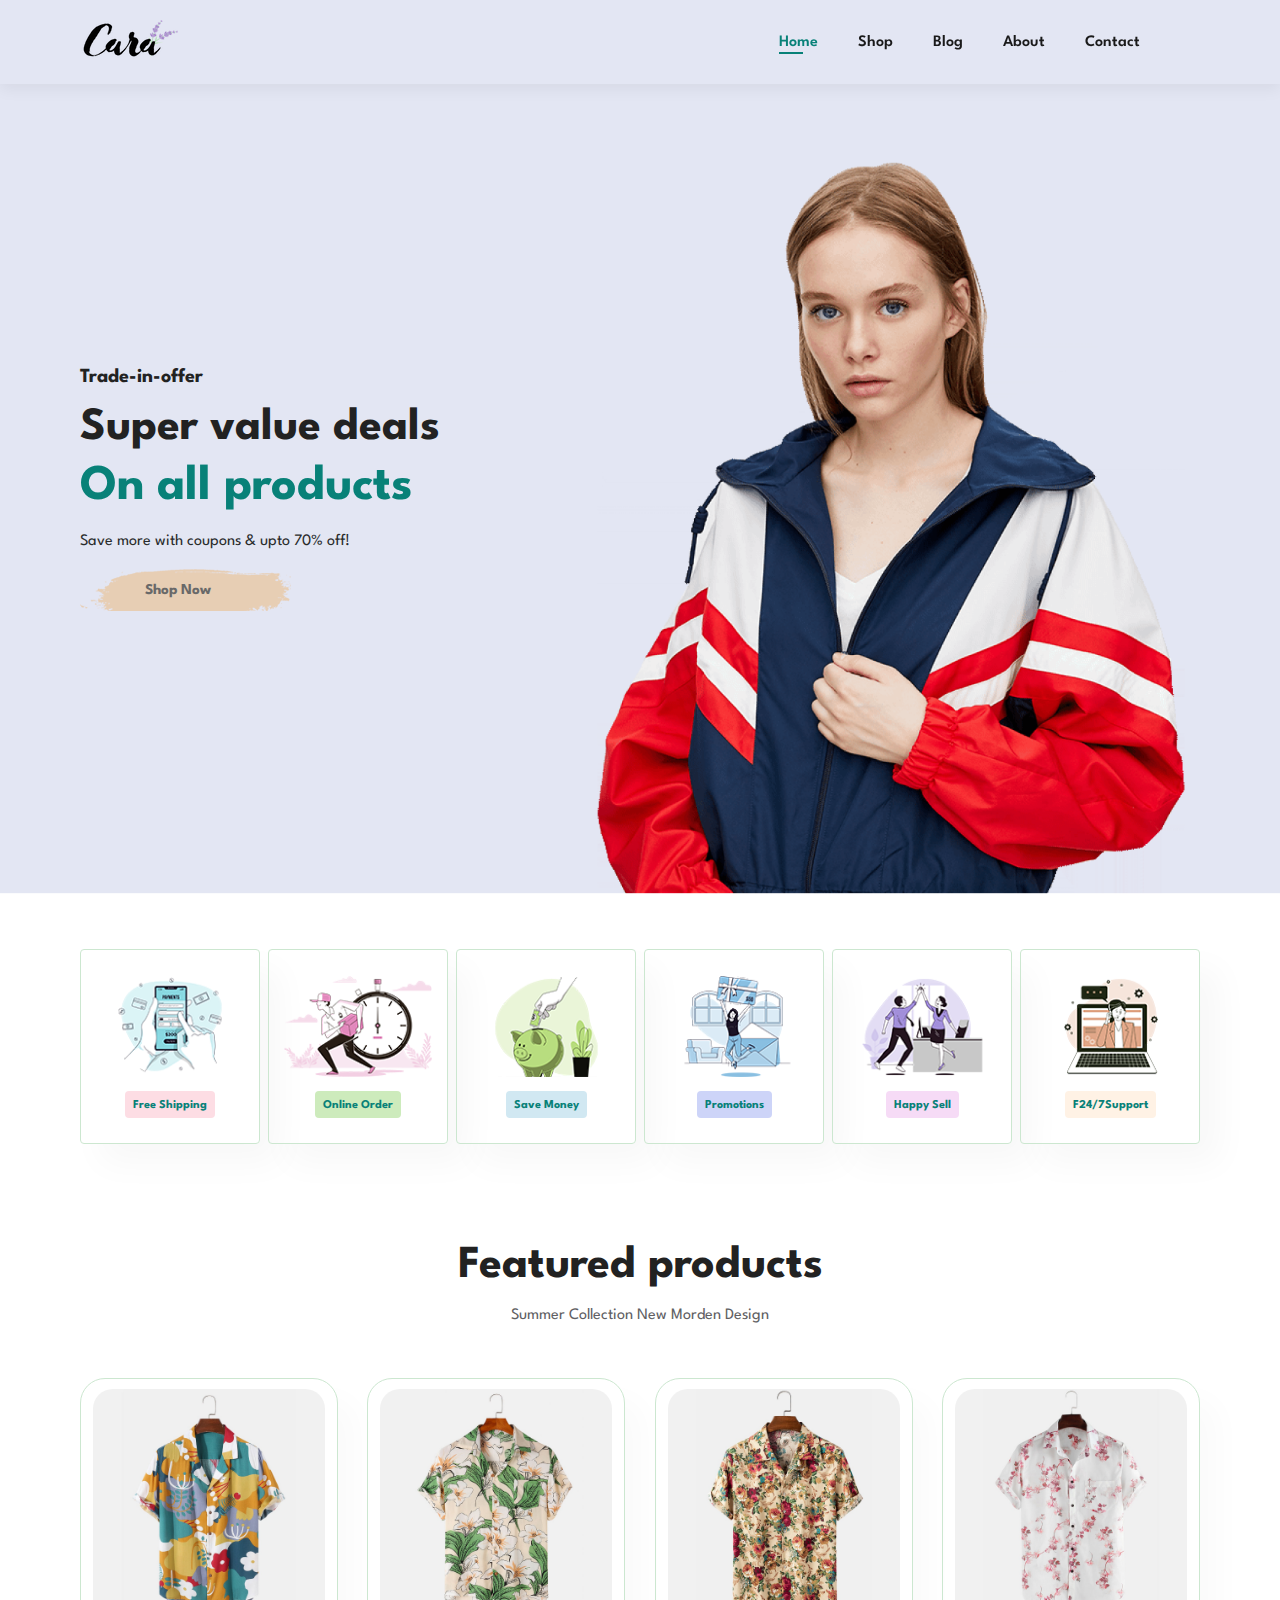
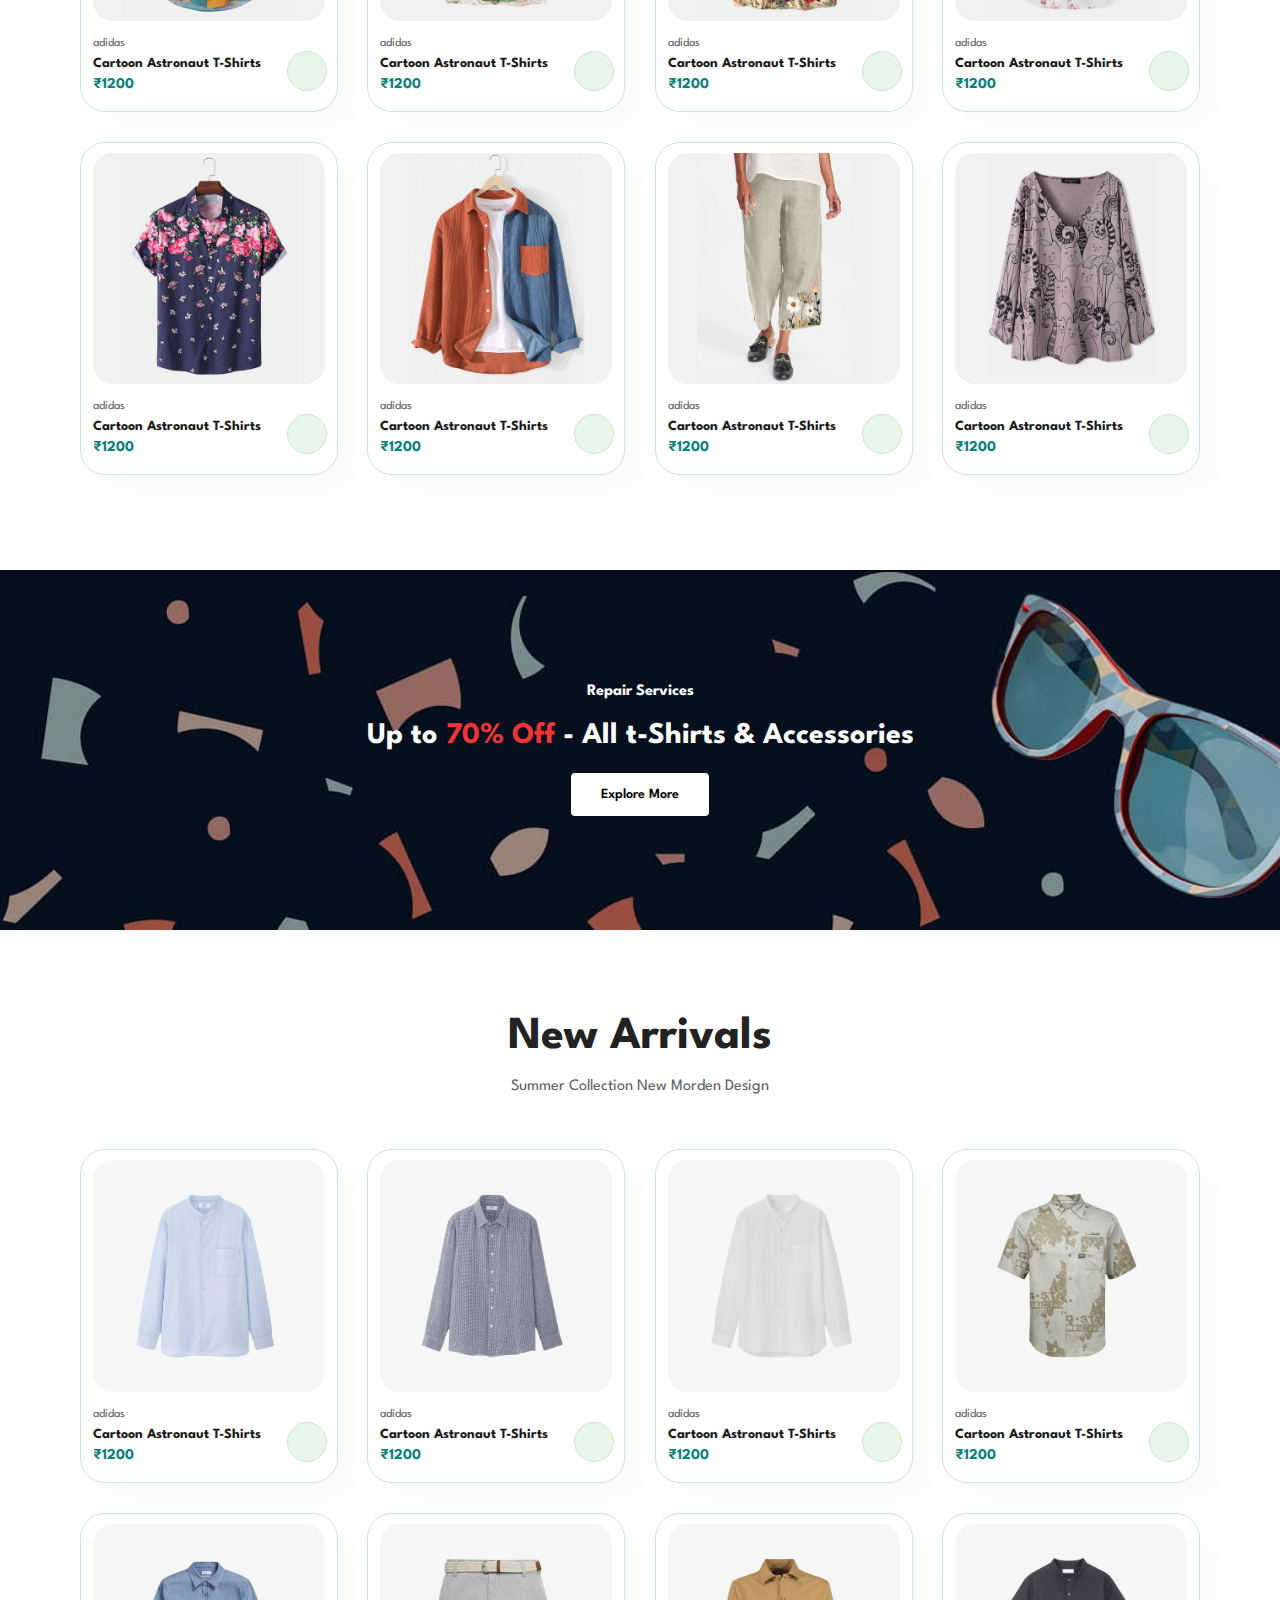
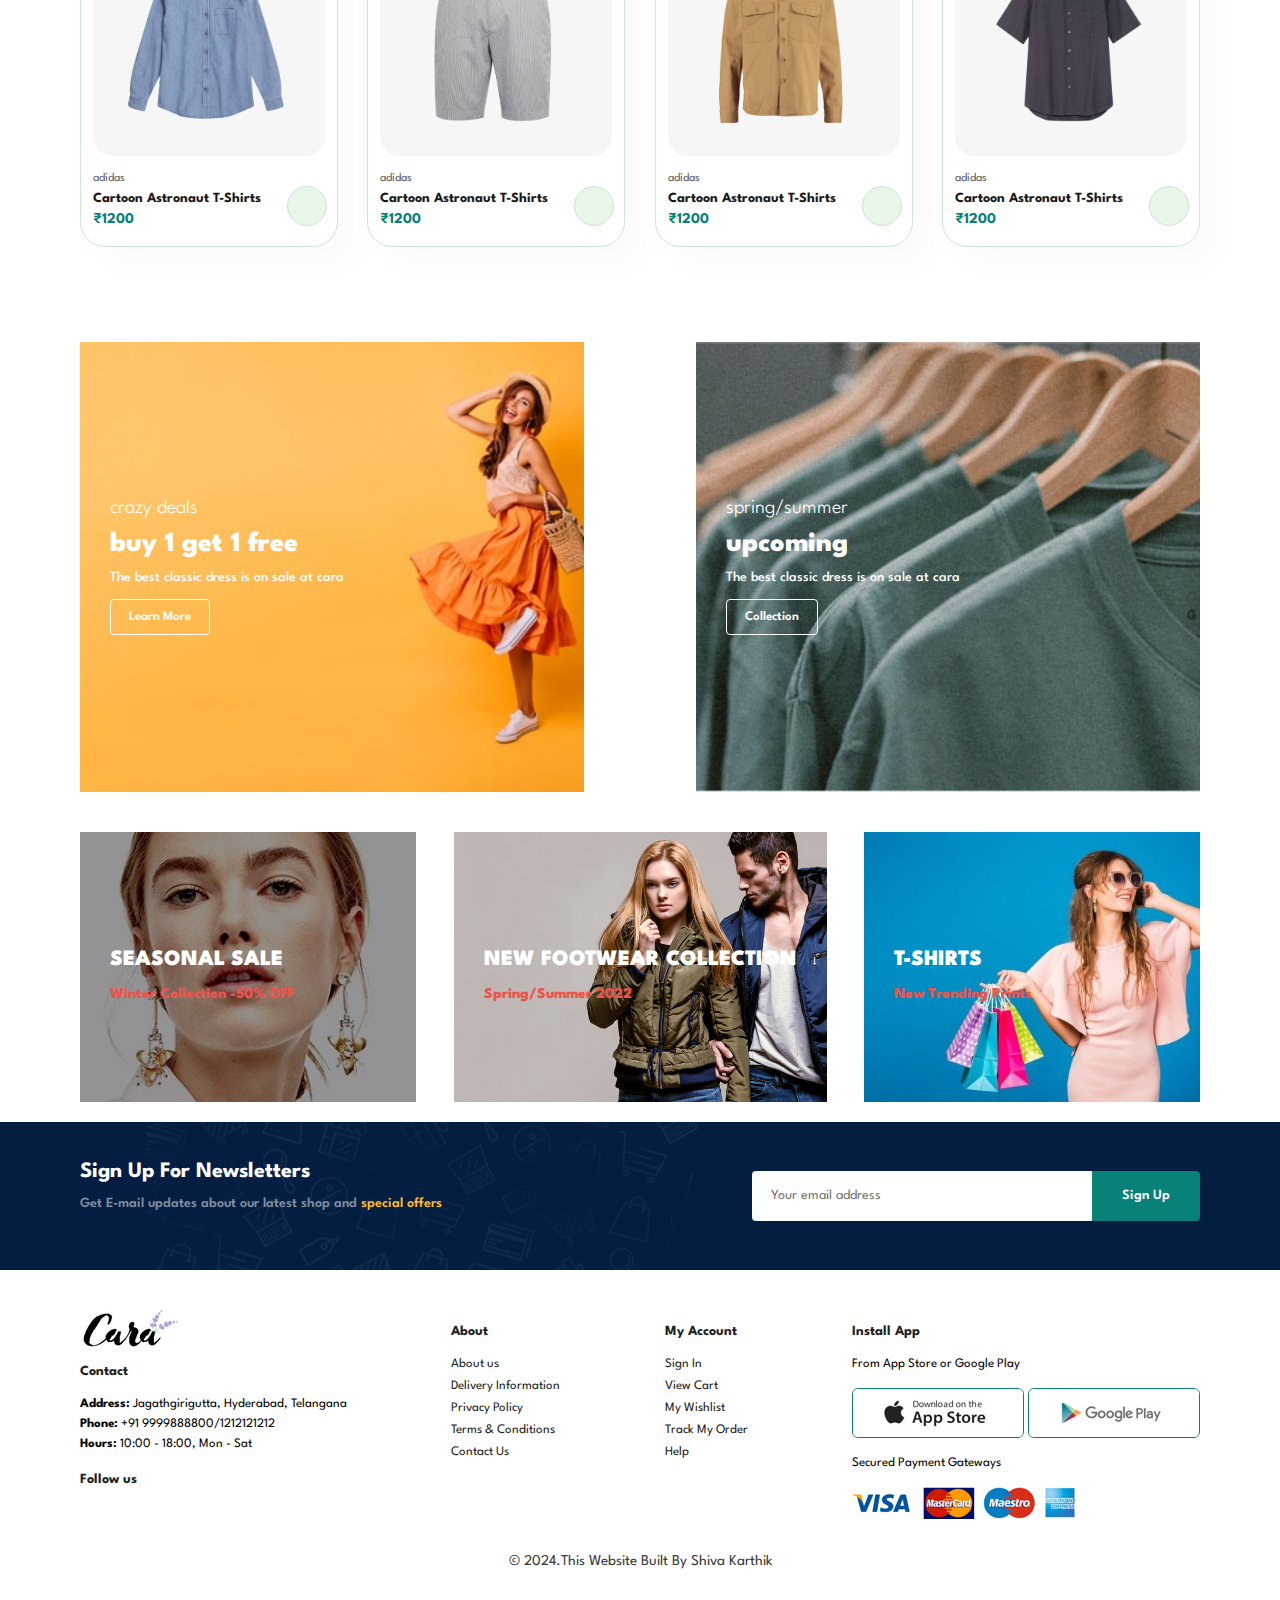
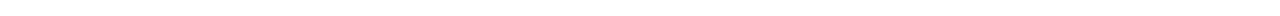
<file: index.html>
<!DOCTYPE html>
<html lang="en">

    <head>
        <meta charset="UTF-8">
        <meta http-equiv="X-UA-Compatible" content="IE=edge">
        <meta name="viewport" content="width=device-width, initial-scale=1.0">
        <title>Ecommerce</title>
        <link rel="stylesheet" href="https://cdnjs.cloudflare.com/ajax/libs/font-awesome/6.6.0/css/all.min.css" integrity="sha512-Kc323vGBEqzTmouAECnVceyQqyqdsSiqLQISBL29aUW4U/M7pSPA/gEUZQqv1cwx4OnYxTxve5UMg5GT6L4JJg==" crossorigin="anonymous" referrerpolicy="no-referrer" />

        <link rel="stylesheet" href="style.css">
    </head>

    <body>
        <section id="header">
            <a href="#"><img src="img/logo.png" class="logo" alt="" draggable="false"></a>
            <div>
                <ul id="navbar">
                    <li><a class="active" href="#hero">Home</a></li>
                    <li><a href="shop.html">Shop</a></li>
                    <li><a href="blog.html">Blog</a></li>
                    <li><a href="about.html">About</a></li>
                    <li><a href="contact.html">Contact</a></li>
                    <li id="lg-bag"><a href="cart.html"><i class="fas fa-shopping-bag"></i></a></li>
                    <a href="#" id="close"><i class="fas fa-times"></i></a>
                </ul>
            </div>
            <div id="mobile">
                <a href="cart.html"><i class="fas fa-shopping-bag"></i></a>
                <i id="bar" class="fas fa-outdent"></i>
            </div>
        </section>

        <section id="hero">
            <h4>Trade-in-offer</h4>
            <h2>Super value deals</h2>
            <h1>On all products</h1>
            <p>Save more with coupons & upto 70% off! </p>
            <button>Shop Now</button>
        </section>

        <section id="feature" class="section-p1">
            <div class="fe-box">
                <img src="img/features/f1.png" alt="" draggable="false">
                <h6>Free Shipping</h6>
            </div>
            <div class="fe-box">
                <img src="img/features/f2.png" alt="" draggable="false">
                <h6>Online Order</h6>
            </div>
            <div class="fe-box">
                <img src="img/features/f3.png" alt="" draggable="false">
                <h6>Save Money</h6>
            </div>
            <div class="fe-box">
                <img src="img/features/f4.png" alt="" draggable="false">
                <h6>Promotions</h6>
            </div>
            <div class="fe-box">
                <img src="img/features/f5.png" alt="" draggable="false">
                <h6>Happy Sell</h6>
            </div>
            <div class="fe-box">
                <img src="img/features/f6.png" alt="" draggable="false">
                <h6>F24/7Support</h6>
            </div>
        </section>

        <section id="product1" class="section-p1">
            <h2>Featured products</h2>
            <p>Summer Collection New Morden Design</p>
            <div class="pro-container">
                <div class="pro">
                    <img src="img/products/f1.jpg" alt="" draggable="false">
                    <div class="des">
                        <span>adidas</span>
                        <h5>Cartoon Astronaut T-Shirts</h5>
                        <div class="star">
                            <i class="fas fa-star"></i>
                            <i class="fas fa-star"></i>
                            <i class="fas fa-star"></i>
                            <i class="fas fa-star"></i>
                            <i class="fas fa-star"></i>
                        </div>
                        <h4>₹1200</h4>
                    </div>
                    <a href="#"><i class="fas fa-shopping-cart cart"></i></i></a>
                </div>
                <div class="pro">
                    <img src="img/products/f2.jpg" alt="" draggable="false">
                    <div class="des">
                        <span>adidas</span>
                        <h5>Cartoon Astronaut T-Shirts</h5>
                        <div class="star">
                            <i class="fas fa-star"></i>
                            <i class="fas fa-star"></i>
                            <i class="fas fa-star"></i>
                            <i class="fas fa-star"></i>
                            <i class="fas fa-star"></i>
                        </div>
                        <h4>₹1200</h4>
                    </div>
                    <a href="#"><i class="fas fa-shopping-cart cart"></i></i></a>
                </div>
                <div class="pro">
                    <img src="img/products/f3.jpg" alt="" draggable="false">
                    <div class="des">
                        <span>adidas</span>
                        <h5>Cartoon Astronaut T-Shirts</h5>
                        <div class="star">
                            <i class="fas fa-star"></i>
                            <i class="fas fa-star"></i>
                            <i class="fas fa-star"></i>
                            <i class="fas fa-star"></i>
                            <i class="fas fa-star"></i>
                        </div>
                        <h4>₹1200</h4>
                    </div>
                    <a href="#"><i class="fas fa-shopping-cart cart"></i></i></a>
                </div>
                <div class="pro">
                    <img src="img/products/f4.jpg" alt="" draggable="false">
                    <div class="des">
                        <span>adidas</span>
                        <h5>Cartoon Astronaut T-Shirts</h5>
                        <div class="star">
                            <i class="fas fa-star"></i>
                            <i class="fas fa-star"></i>
                            <i class="fas fa-star"></i>
                            <i class="fas fa-star"></i>
                            <i class="fas fa-star"></i>
                        </div>
                        <h4>₹1200</h4>
                    </div>
                    <a href="#"><i class="fas fa-shopping-cart cart"></i></i></a>
                </div>
                <div class="pro">
                    <img src="img/products/f5.jpg" alt="" draggable="false">
                    <div class="des">
                        <span>adidas</span>
                        <h5>Cartoon Astronaut T-Shirts</h5>
                        <div class="star">
                            <i class="fas fa-star"></i>
                            <i class="fas fa-star"></i>
                            <i class="fas fa-star"></i>
                            <i class="fas fa-star"></i>
                            <i class="fas fa-star"></i>
                        </div>
                        <h4>₹1200</h4>
                    </div>
                    <a href="#"><i class="fas fa-shopping-cart cart"></i></i></a>
                </div>
                <div class="pro">
                    <img src="img/products/f6.jpg" alt="" draggable="false">
                    <div class="des">
                        <span>adidas</span>
                        <h5>Cartoon Astronaut T-Shirts</h5>
                        <div class="star">
                            <i class="fas fa-star"></i>
                            <i class="fas fa-star"></i>
                            <i class="fas fa-star"></i>
                            <i class="fas fa-star"></i>
                            <i class="fas fa-star"></i>
                        </div>
                        <h4>₹1200</h4>
                    </div>
                    <a href="#"><i class="fas fa-shopping-cart cart"></i></i></a>
                </div>
                <div class="pro">
                    <img src="img/products/f7.jpg" alt="" draggable="false">
                    <div class="des">
                        <span>adidas</span>
                        <h5>Cartoon Astronaut T-Shirts</h5>
                        <div class="star">
                            <i class="fas fa-star"></i>
                            <i class="fas fa-star"></i>
                            <i class="fas fa-star"></i>
                            <i class="fas fa-star"></i>
                            <i class="fas fa-star"></i>
                        </div>
                        <h4>₹1200</h4>
                    </div>
                    <a href="#"><i class="fas fa-shopping-cart cart"></i></i></a>
                </div>
                <div class="pro">
                    <img src="img/products/f8.jpg" alt="" draggable="false">
                    <div class="des">
                        <span>adidas</span>
                        <h5>Cartoon Astronaut T-Shirts</h5>
                        <div class="star">
                            <i class="fas fa-star"></i>
                            <i class="fas fa-star"></i>
                            <i class="fas fa-star"></i>
                            <i class="fas fa-star"></i>
                            <i class="fas fa-star"></i>
                        </div>
                        <h4>₹1200</h4>
                    </div>
                    <a href="#"><i class="fas fa-shopping-cart cart"></i></i></a>
                </div>
            </div>
        </section>

        <section id="banner" class="section-m1">
            <h4>Repair Services</h4>
            <h2>Up to <span>70% Off</span> - All t-Shirts & Accessories</h2>
            <button class="normal">Explore More</button>
        </section>
        
        <section id="product1" class="section-p1">
            <h2>New Arrivals</h2>
            <p>Summer Collection New Morden Design</p>
            <div class="pro-container">
                <div class="pro">
                    <img src="img/products/n1.jpg" alt="" draggable="false">
                    <div class="des">
                        <span>adidas</span>
                        <h5>Cartoon Astronaut T-Shirts</h5>
                        <div class="star">
                            <i class="fas fa-star"></i>
                            <i class="fas fa-star"></i>
                            <i class="fas fa-star"></i>
                            <i class="fas fa-star"></i>
                            <i class="fas fa-star"></i>
                        </div>
                        <h4>₹1200</h4>
                    </div>
                    <a href="#"><i class="fas fa-shopping-cart cart"></i></i></a>
                </div>
                <div class="pro">
                    <img src="img/products/n2.jpg" alt="" draggable="false">
                    <div class="des">
                        <span>adidas</span>
                        <h5>Cartoon Astronaut T-Shirts</h5>
                        <div class="star">
                            <i class="fas fa-star"></i>
                            <i class="fas fa-star"></i>
                            <i class="fas fa-star"></i>
                            <i class="fas fa-star"></i>
                            <i class="fas fa-star"></i>
                        </div>
                        <h4>₹1200</h4>
                    </div>
                    <a href="#"><i class="fas fa-shopping-cart cart"></i></i></a>
                </div>
                <div class="pro">
                    <img src="img/products/n3.jpg" alt="" draggable="false">
                    <div class="des">
                        <span>adidas</span>
                        <h5>Cartoon Astronaut T-Shirts</h5>
                        <div class="star">
                            <i class="fas fa-star"></i>
                            <i class="fas fa-star"></i>
                            <i class="fas fa-star"></i>
                            <i class="fas fa-star"></i>
                            <i class="fas fa-star"></i>
                        </div>
                        <h4>₹1200</h4>
                    </div>
                    <a href="#"><i class="fas fa-shopping-cart cart"></i></i></a>
                </div>
                <div class="pro">
                    <img src="img/products/n4.jpg" alt="" draggable="false">
                    <div class="des">
                        <span>adidas</span>
                        <h5>Cartoon Astronaut T-Shirts</h5>
                        <div class="star">
                            <i class="fas fa-star"></i>
                            <i class="fas fa-star"></i>
                            <i class="fas fa-star"></i>
                            <i class="fas fa-star"></i>
                            <i class="fas fa-star"></i>
                        </div>
                        <h4>₹1200</h4>
                    </div>
                    <a href="#"><i class="fas fa-shopping-cart cart"></i></i></a>
                </div>
                <div class="pro">
                    <img src="img/products/n5.jpg" alt="" draggable="false">
                    <div class="des">
                        <span>adidas</span>
                        <h5>Cartoon Astronaut T-Shirts</h5>
                        <div class="star">
                            <i class="fas fa-star"></i>
                            <i class="fas fa-star"></i>
                            <i class="fas fa-star"></i>
                            <i class="fas fa-star"></i>
                            <i class="fas fa-star"></i>
                        </div>
                        <h4>₹1200</h4>
                    </div>
                    <a href="#"><i class="fas fa-shopping-cart cart"></i></i></a>
                </div>
                <div class="pro">
                    <img src="img/products/n6.jpg" alt="" draggable="false">
                    <div class="des">
                        <span>adidas</span>
                        <h5>Cartoon Astronaut T-Shirts</h5>
                        <div class="star">
                            <i class="fas fa-star"></i>
                            <i class="fas fa-star"></i>
                            <i class="fas fa-star"></i>
                            <i class="fas fa-star"></i>
                            <i class="fas fa-star"></i>
                        </div>
                        <h4>₹1200</h4>
                    </div>
                    <a href="#"><i class="fas fa-shopping-cart cart"></i></i></a>
                </div>
                <div class="pro">
                    <img src="img/products/n7.jpg" alt="" draggable="false">
                    <div class="des">
                        <span>adidas</span>
                        <h5>Cartoon Astronaut T-Shirts</h5>
                        <div class="star">
                            <i class="fas fa-star"></i>
                            <i class="fas fa-star"></i>
                            <i class="fas fa-star"></i>
                            <i class="fas fa-star"></i>
                            <i class="fas fa-star"></i>
                        </div>
                        <h4>₹1200</h4>
                    </div>
                    <a href="#"><i class="fas fa-shopping-cart cart"></i></i></a>
                </div>
                <div class="pro">
                    <img src="img/products/n8.jpg" alt="" draggable="false">
                    <div class="des">
                        <span>adidas</span>
                        <h5>Cartoon Astronaut T-Shirts</h5>
                        <div class="star">
                            <i class="fas fa-star"></i>
                            <i class="fas fa-star"></i>
                            <i class="fas fa-star"></i>
                            <i class="fas fa-star"></i>
                            <i class="fas fa-star"></i>
                        </div>
                        <h4>₹1200</h4>
                    </div>
                    <a href="#"><i class="fas fa-shopping-cart cart"></i></i></a>
                </div>
            </div>
        </section>
        
        <section id="sm-banner" class="section-p1">
            <div class="banner-box banner-box1">
                <h4>crazy deals</h4>
                <h2>buy 1 get 1 free</h2>
                <span>The best classic dress is on sale at cara</span>
                <button class="white">Learn More</button>
            </div>
            <div class="banner-box banner-box2">
                <h4>spring/summer</h4>
                <h2>upcoming</h2>
                <span>The best classic dress is on sale at cara</span>
                <button class="white">Collection</button>
            </div>
        </section>

        <section id="banner3">
            <div class="banner-box banner-box1">
                <h2>SEASONAL SALE</h2>
                <h3>Winter Collection -50% OFF</h3>
            </div>
            <div class="banner-box banner-box2">
                <h2>NEW FOOTWEAR COLLECTION</h2>
                <h3>Spring/Summer 2022</h3>
            </div>
            <div class="banner-box banner-box3">
                <h2>T-SHIRTS</h2>
                <h3>New Trending Prints</h3>
            </div>
        </section>

        <section id="newsletter" class="section-p1">
            <div class="newstext">
                <h4>Sign Up For Newsletters</h4>
                <p>Get E-mail updates about our latest shop and <span>special offers</span></p>
            </div>
            <div class="form">
                <input type="text" placeholder="Your email address">
                <button class="normal">Sign Up</button>
            </div>
        </section>

        <footer class="section-p1">
            <div class="col">
                <img src="img/logo.png" draggable="false">
                <h4>Contact</h4>
                <p><strong>Address:</strong> Jagathgirigutta, Hyderabad, Telangana</p>
                <p><strong>Phone:</strong> +91 9999888800/1212121212</p>
                <p><Strong>Hours:</Strong> 10:00 - 18:00, Mon - Sat</p>
                <div class="follow">
                    <h4>Follow us</h4>
                    <div class="icon">
                        <i class="fab fa-facebook-f"></i>
                        <i class="fab fa-twitter"></i>
                        <i class="fab fa-instagram"></i>
                        <i class="fab fa-pinterest-p"></i>
                        <i class="fab fa-youtube"></i>
                    </div>
                </div>
            </div>
            <div class="col">
                <h4>About</h4>
                <a href="#">About us</a>
                <a href="#">Delivery Information</a>
                <a href="#">Privacy Policy</a>
                <a href="#">Terms & Conditions</a>
                <a href="#">Contact Us</a>
            </div>
            <div class="col">
                <h4>My Account</h4>
                <a href="#">Sign In</a>
                <a href="#">View Cart</a>
                <a href="#">My Wishlist</a>
                <a href="#">Track My Order</a>
                <a href="#">Help</a>
            </div>
            <div class="col install">
                <h4>Install App</h4>
                <p>From App Store or Google Play</p>
                <div class="row">
                    <img src="img/pay/app.jpg" alt="" draggable="false">
                    <img src="img/pay/play.jpg" draggable="false">
                </div>
                <p>Secured Payment Gateways</p>
                <img src="img/pay/pay.png" alt="" draggable="false">
            </div>
            <div class="copyright">
                <p>© 2024.This Website Built By Shiva Karthik</p>
            </div>
        </footer>
        
        <script src="script.js"></script>
    </body>

</html>
</file>
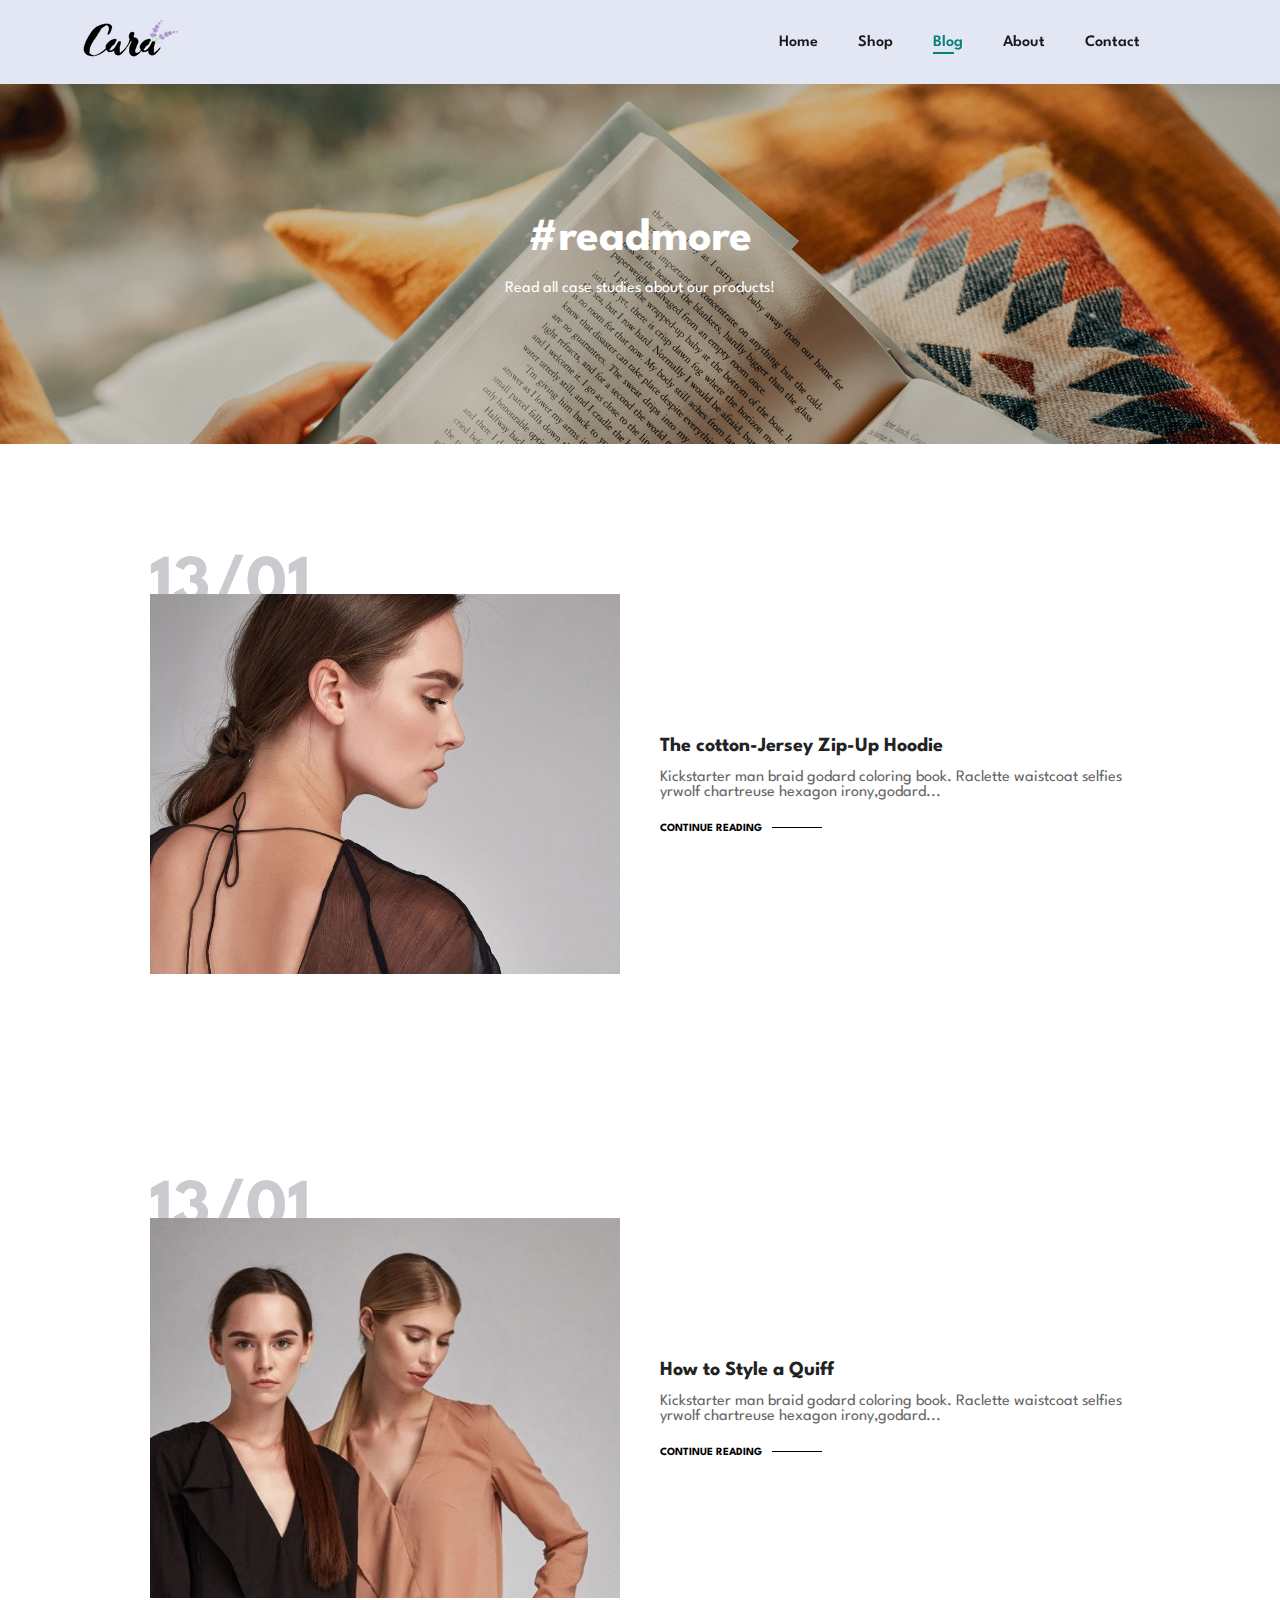
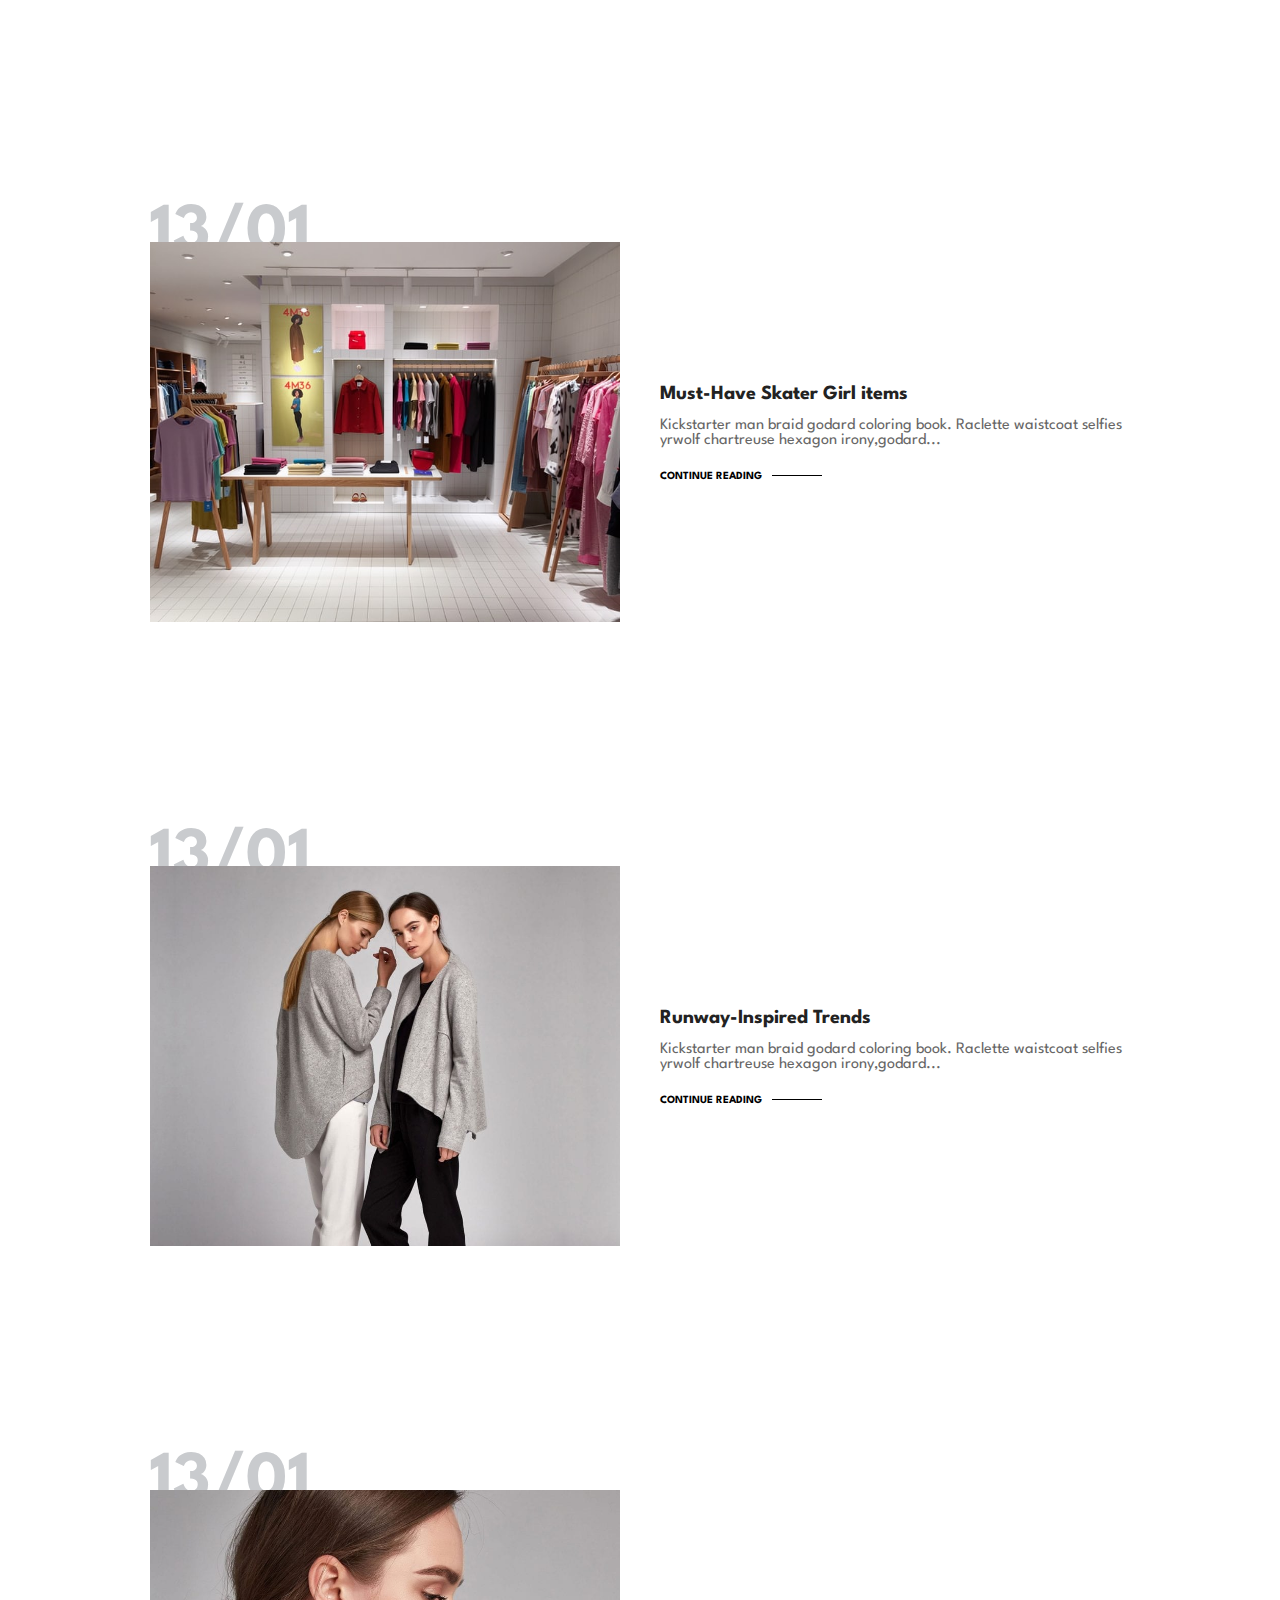
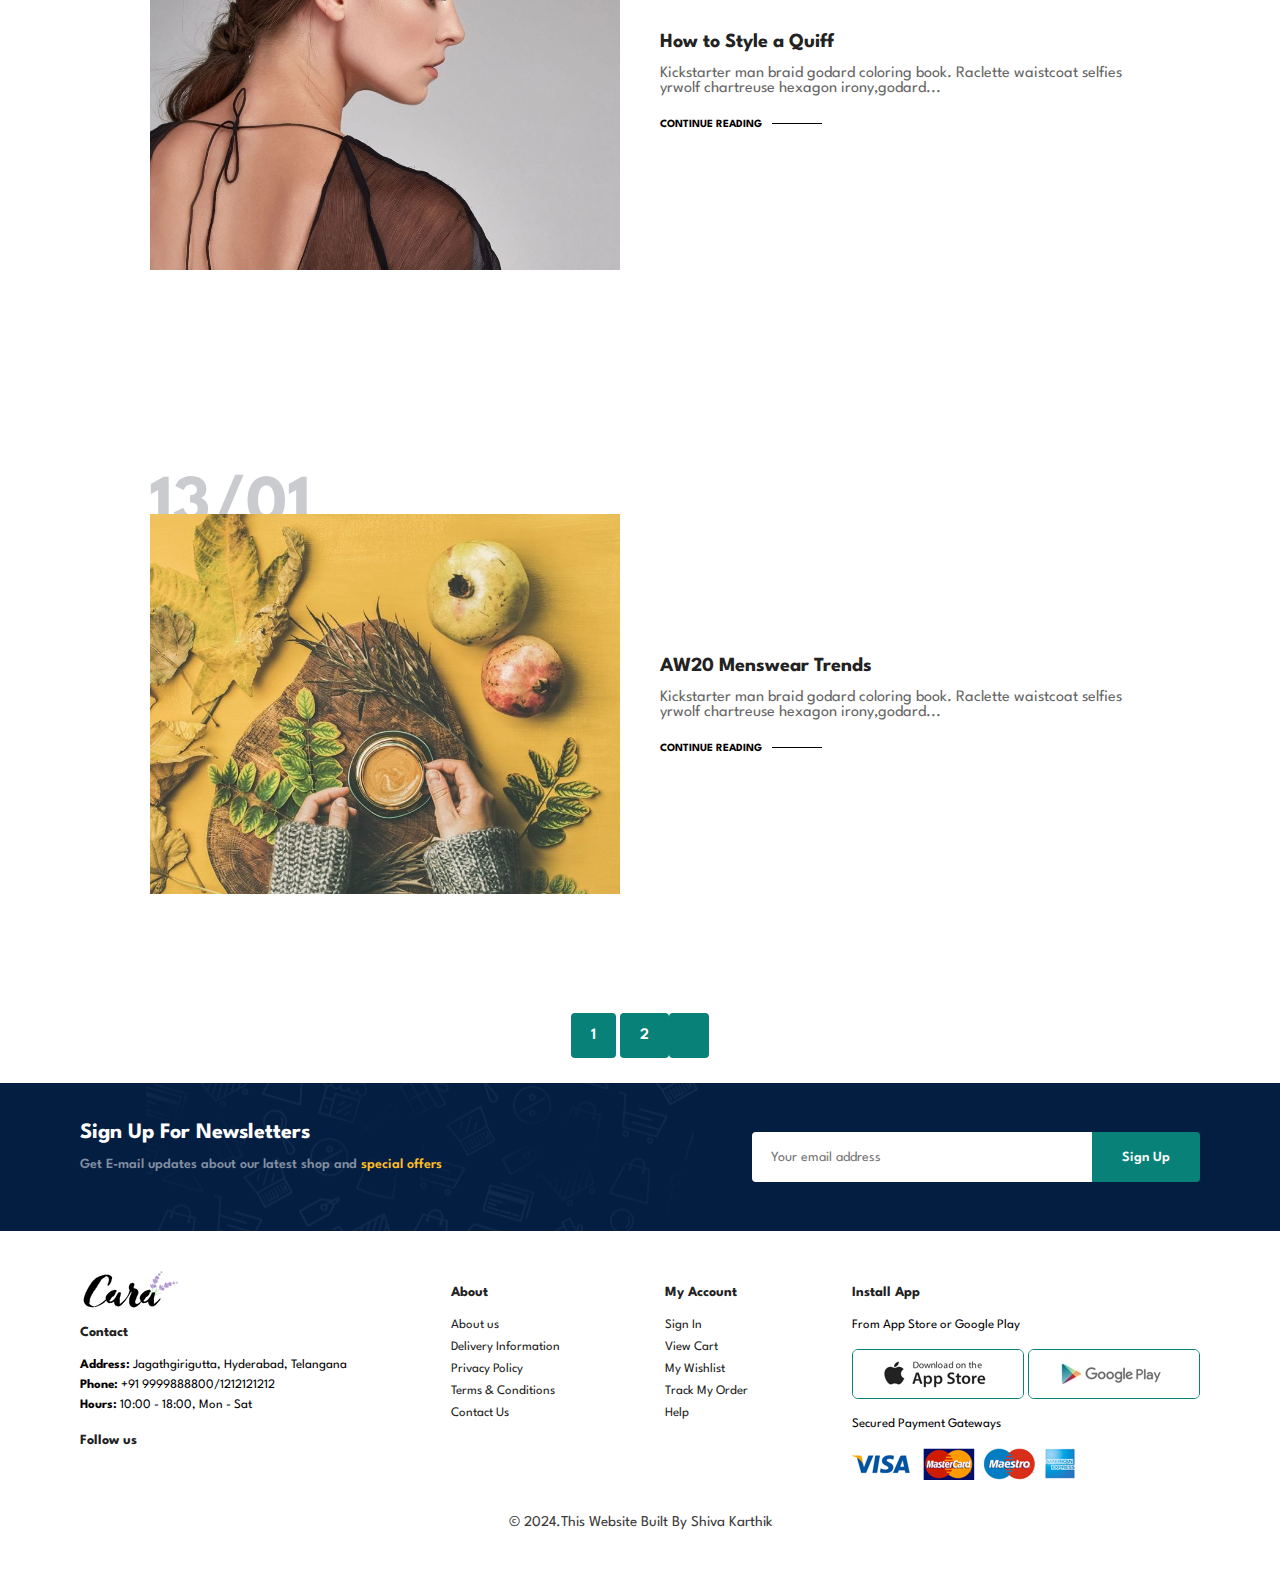
<file: blog.html>
<!DOCTYPE html>
<html lang="en">

    <head>
        <meta charset="UTF-8">
        <meta http-equiv="X-UA-Compatible" content="IE=edge">
        <meta name="viewport" content="width=device-width, initial-scale=1.0">
        <title>Ecommerce</title>
        <link rel="stylesheet" href="https://cdnjs.cloudflare.com/ajax/libs/font-awesome/6.6.0/css/all.min.css" integrity="sha512-Kc323vGBEqzTmouAECnVceyQqyqdsSiqLQISBL29aUW4U/M7pSPA/gEUZQqv1cwx4OnYxTxve5UMg5GT6L4JJg==" crossorigin="anonymous" referrerpolicy="no-referrer" />

        <link rel="stylesheet" href="style.css">
    </head>

    <body>
        <section id="header">
            <a href="#"><img src="img/logo.png" class="logo" alt="" draggable="false"></a>
            <div>
                <ul id="navbar">
                    <li><a  href="index.html">Home</a></li>
                    <li><a href="shop.html">Shop</a></li>
                    <li><a class="active" href="blog.html">Blog</a></li>
                    <li><a href="about.html">About</a></li>
                    <li><a href="contact.html">Contact</a></li>
                    <li id="lg-bag"><a href="cart.html"><i class="fas fa-shopping-bag"></i></a></li>
                    <a href="#" id="close"><i class="fas fa-times"></i></a>
                </ul>
            </div>
            <div id="mobile">
                <a href="cart.html"><i class="fas fa-shopping-bag"></i></a>
                <i id="bar" class="fas fa-outdent"></i>
            </div>
        </section>

        <section id="page-header" class="blog-header">
            <h2>#readmore</h2>
            <p>Read all case studies about our products!</p>
        </section>

        <section id="blog">
            <div class="blog-box">
                <div class="blog-img">
                    <img src="img/blog/b1.jpg" alt="">
                </div>
                <div class="blog-details">
                    <h4>The cotton-Jersey Zip-Up Hoodie</h4>
                    <p>Kickstarter man braid godard coloring book. Raclette waistcoat selfies yrwolf chartreuse hexagon irony,godard...</p>
                    <a href="#">CONTINUE READING</a>
                </div>
                <h1>13/01</h1>
            </div>
        </section>

        <section id="blog">
            <div class="blog-box">
                <div class="blog-img">
                    <img src="img/blog/b2.jpg" alt="">
                </div>
                <div class="blog-details">
                    <h4>How to Style a Quiff</h4>
                    <p>Kickstarter man braid godard coloring book. Raclette waistcoat selfies yrwolf chartreuse hexagon irony,godard...</p>
                    <a href="#">CONTINUE READING</a>
                </div>
                <h1>13/01</h1>
            </div>
        </section>

        <section id="blog">
            <div class="blog-box">
                <div class="blog-img">
                    <img src="img/blog/b3.jpg" alt="">
                </div>
                <div class="blog-details">
                    <h4>Must-Have Skater Girl items</h4>
                    <p>Kickstarter man braid godard coloring book. Raclette waistcoat selfies yrwolf chartreuse hexagon irony,godard...</p>
                    <a href="#">CONTINUE READING</a>
                </div>
                <h1>13/01</h1>
            </div>
        </section>

        <section id="blog">
            <div class="blog-box">
                <div class="blog-img">
                    <img src="img/blog/b4.jpg" alt="">
                </div>
                <div class="blog-details">
                    <h4>Runway-Inspired Trends</h4>
                    <p>Kickstarter man braid godard coloring book. Raclette waistcoat selfies yrwolf chartreuse hexagon irony,godard...</p>
                    <a href="#">CONTINUE READING</a>
                </div>
                <h1>13/01</h1>
            </div>
        </section>

        <section id="blog">
            <div class="blog-box">
                <div class="blog-img">
                    <img src="img/blog/b1.jpg" alt="">
                </div>
                <div class="blog-details">
                    <h4>How to Style a Quiff</h4>
                    <p>Kickstarter man braid godard coloring book. Raclette waistcoat selfies yrwolf chartreuse hexagon irony,godard...</p>
                    <a href="#">CONTINUE READING</a>
                </div>
                <h1>13/01</h1>
            </div>
        </section>

        <section id="blog">
            <div class="blog-box">
                <div class="blog-img">
                    <img src="img/blog/b6.jpg" alt="">
                </div>
                <div class="blog-details">
                    <h4>AW20 Menswear Trends</h4>
                    <p>Kickstarter man braid godard coloring book. Raclette waistcoat selfies yrwolf chartreuse hexagon irony,godard...</p>
                    <a href="#">CONTINUE READING</a>
                </div>
                <h1>13/01</h1>
            </div>
        </section>

        <section id="pagination" class="section-p1">
            <a href="#">1</a>
            <a href="#">2</a>
            <a href="#"><i class="fa-solid fa-arrow-right-long"></i></a>
        </section>

        <section id="newsletter" class="section-p1">
            <div class="newstext">
                <h4>Sign Up For Newsletters</h4>
                <p>Get E-mail updates about our latest shop and <span>special offers</span></p>
            </div>
            <div class="form">
                <input type="text" placeholder="Your email address">
                <button class="normal">Sign Up</button>
            </div>
        </section>

        <footer class="section-p1">
            <div class="col">
                <img src="img/logo.png" draggable="false">
                <h4>Contact</h4>
                <p><strong>Address:</strong> Jagathgirigutta, Hyderabad, Telangana</p>
                <p><strong>Phone:</strong> +91 9999888800/1212121212</p>
                <p><Strong>Hours:</Strong> 10:00 - 18:00, Mon - Sat</p>
                <div class="follow">
                    <h4>Follow us</h4>
                    <div class="icon">
                        <i class="fab fa-facebook-f"></i>
                        <i class="fab fa-twitter"></i>
                        <i class="fab fa-instagram"></i>
                        <i class="fab fa-pinterest-p"></i>
                        <i class="fab fa-youtube"></i>
                    </div>
                </div>
            </div>
            <div class="col">
                <h4>About</h4>
                <a href="#">About us</a>
                <a href="#">Delivery Information</a>
                <a href="#">Privacy Policy</a>
                <a href="#">Terms & Conditions</a>
                <a href="#">Contact Us</a>
            </div>
            <div class="col">
                <h4>My Account</h4>
                <a href="#">Sign In</a>
                <a href="#">View Cart</a>
                <a href="#">My Wishlist</a>
                <a href="#">Track My Order</a>
                <a href="#">Help</a>
            </div>
            <div class="col install">
                <h4>Install App</h4>
                <p>From App Store or Google Play</p>
                <div class="row">
                    <img src="img/pay/app.jpg" alt="" draggable="false">
                    <img src="img/pay/play.jpg" draggable="false">
                </div>
                <p>Secured Payment Gateways</p>
                <img src="img/pay/pay.png" alt="" draggable="false">
            </div>
            <div class="copyright">
                <p>© 2024.This Website Built By Shiva Karthik</p>
            </div>
        </footer>
        
        <script src="script.js"></script>
    </body>

</html>
</file>
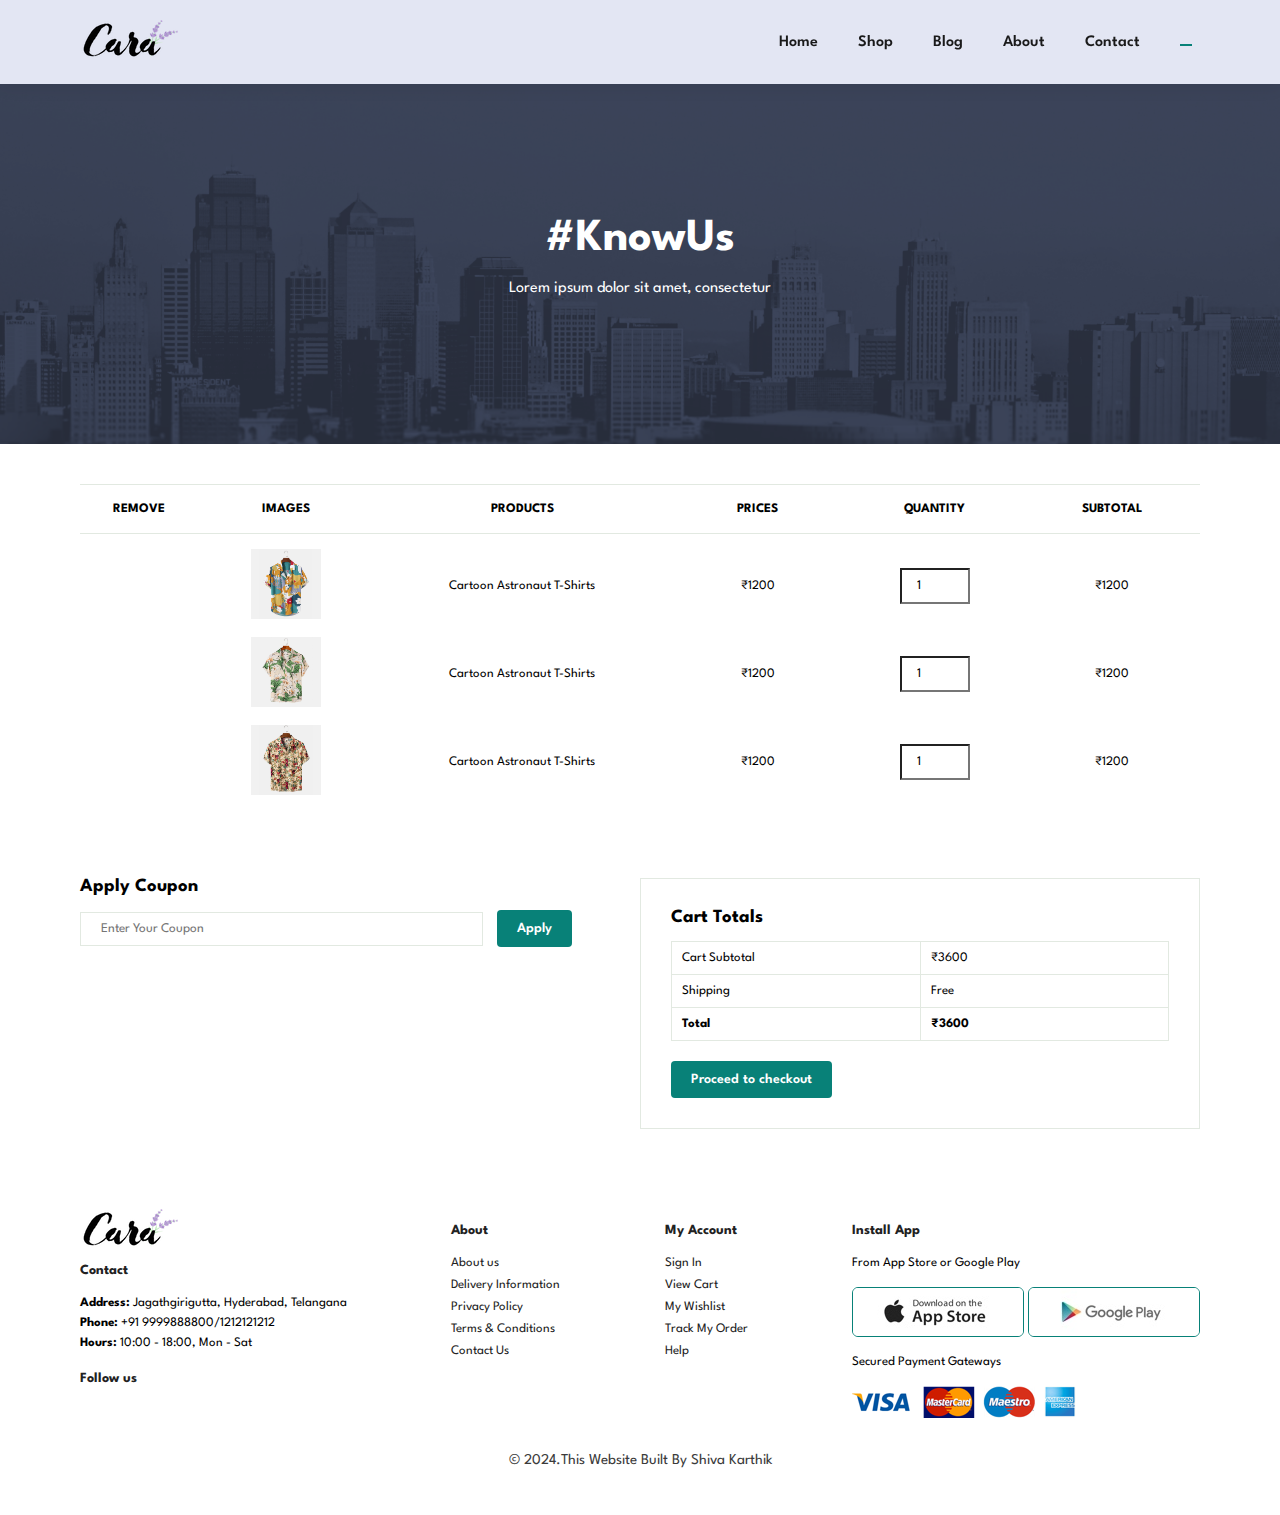
<file: cart.html>
<!DOCTYPE html>
<html lang="en">

    <head>
        <meta charset="UTF-8">
        <meta http-equiv="X-UA-Compatible" content="IE=edge">
        <meta name="viewport" content="width=device-width, initial-scale=1.0">
        <title>Ecommerce</title>
        <link rel="stylesheet" href="https://cdnjs.cloudflare.com/ajax/libs/font-awesome/6.6.0/css/all.min.css" integrity="sha512-Kc323vGBEqzTmouAECnVceyQqyqdsSiqLQISBL29aUW4U/M7pSPA/gEUZQqv1cwx4OnYxTxve5UMg5GT6L4JJg==" crossorigin="anonymous" referrerpolicy="no-referrer" />

        <link rel="stylesheet" href="style.css">
    </head>

    <body>
        <section id="header">
            <a href="#"><img src="img/logo.png" class="logo" alt="" draggable="false"></a>
            <div>
                <ul id="navbar">
                    <li><a  href="index.html">Home</a></li>
                    <li><a href="shop.html">Shop</a></li>
                    <li><a href="blog.html">Blog</a></li>
                    <li><a href="about.html">About</a></li>
                    <li><a href="contact.html">Contact</a></li>
                    <li id="lg-bag"><a class="active" href="cart.html"><i class="fas fa-shopping-bag"></i></a></li>
                    <a href="#" id="close"><i class="fas fa-times"></i></a>
                </ul>
            </div>
            <div id="mobile">
                <a href="cart.html"><i class="fas fa-shopping-bag"></i></a>
                <i id="bar" class="fas fa-outdent"></i>
            </div>
        </section>

        <section id="page-header" class="about-header">
            <h2>#KnowUs</h2>
            <p>Lorem ipsum dolor sit amet, consectetur</p>
        </section>

        <section id="cart" class="section-p1">
            <table width="100%">
                <thead>
                    <tr>
                        <td>Remove</td>
                        <td>Images</td>
                        <td>Products</td>
                        <td>Prices</td>
                        <td>Quantity</td>
                        <td>Subtotal</td>
                    </tr>
                </thead>
                <tbody>
                    <tr>
                       <td><a href="#"><i class="far fa-times-circle"></i></a></td> 
                       <td><img src="img/products/f1.jpg" alt=""></td>
                       <td>Cartoon Astronaut T-Shirts</td>
                       <td>₹1200</td>
                       <td><input type="number" value="1"></td>
                       <td>₹1200</td>
                    </tr>
                    <tr>
                        <td><a href="#"><i class="far fa-times-circle"></i></a></td> 
                        <td><img src="img/products/f2.jpg" alt=""></td>
                        <td>Cartoon Astronaut T-Shirts</td>
                        <td>₹1200</td>
                        <td><input type="number" value="1"></td>
                        <td>₹1200</td>
                    </tr>
                    <tr>
                        <td><a href="#"><i class="far fa-times-circle"></i></a></td> 
                        <td><img src="img/products/f3.jpg" alt=""></td>
                        <td>Cartoon Astronaut T-Shirts</td>
                        <td>₹1200</td>
                        <td><input type="number" value="1"></td>
                        <td>₹1200</td>
                    </tr>
                </tbody>
            </table>
        </section>

        <section id="cart-add" class="section-p1">
            <div id="coupon">
                <h3>Apply Coupon</h3>
                <div>
                    <input type="text" placeholder="Enter Your Coupon">
                    <button class="normal">Apply</button>
                </div>
            </div>

            <div id="subtotal">
                <h3>Cart Totals</h3>
                <table>
                    <tr>
                        <td>Cart Subtotal</td>
                        <td>₹3600</td>
                    </tr>
                    <tr>
                        <td>Shipping</td>
                        <td>Free</td>
                    </tr>
                    <tr>
                        <td><strong>Total</strong></td>
                        <td><strong>₹3600</strong></td>
                    </tr>
                </table>
                <button class="normal">Proceed to checkout</button>
            </div>
        </section>

        <footer class="section-p1">
            <div class="col">
                <img src="img/logo.png" draggable="false">
                <h4>Contact</h4>
                <p><strong>Address:</strong> Jagathgirigutta, Hyderabad, Telangana</p>
                <p><strong>Phone:</strong> +91 9999888800/1212121212</p>
                <p><Strong>Hours:</Strong> 10:00 - 18:00, Mon - Sat</p>
                <div class="follow">
                    <h4>Follow us</h4>
                    <div class="icon">
                        <i class="fab fa-facebook-f"></i>
                        <i class="fab fa-twitter"></i>
                        <i class="fab fa-instagram"></i>
                        <i class="fab fa-pinterest-p"></i>
                        <i class="fab fa-youtube"></i>
                    </div>
                </div>
            </div>
            <div class="col">
                <h4>About</h4>
                <a href="#">About us</a>
                <a href="#">Delivery Information</a>
                <a href="#">Privacy Policy</a>
                <a href="#">Terms & Conditions</a>
                <a href="#">Contact Us</a>
            </div>
            <div class="col">
                <h4>My Account</h4>
                <a href="#">Sign In</a>
                <a href="#">View Cart</a>
                <a href="#">My Wishlist</a>
                <a href="#">Track My Order</a>
                <a href="#">Help</a>
            </div>
            <div class="col install">
                <h4>Install App</h4>
                <p>From App Store or Google Play</p>
                <div class="row">
                    <img src="img/pay/app.jpg" alt="" draggable="false">
                    <img src="img/pay/play.jpg" draggable="false">
                </div>
                <p>Secured Payment Gateways</p>
                <img src="img/pay/pay.png" alt="" draggable="false">
            </div>
            <div class="copyright">
                <p>© 2024.This Website Built By Shiva Karthik</p>
            </div>
        </footer>
        
        <script src="script.js"></script>
    </body>

</html>
</file>
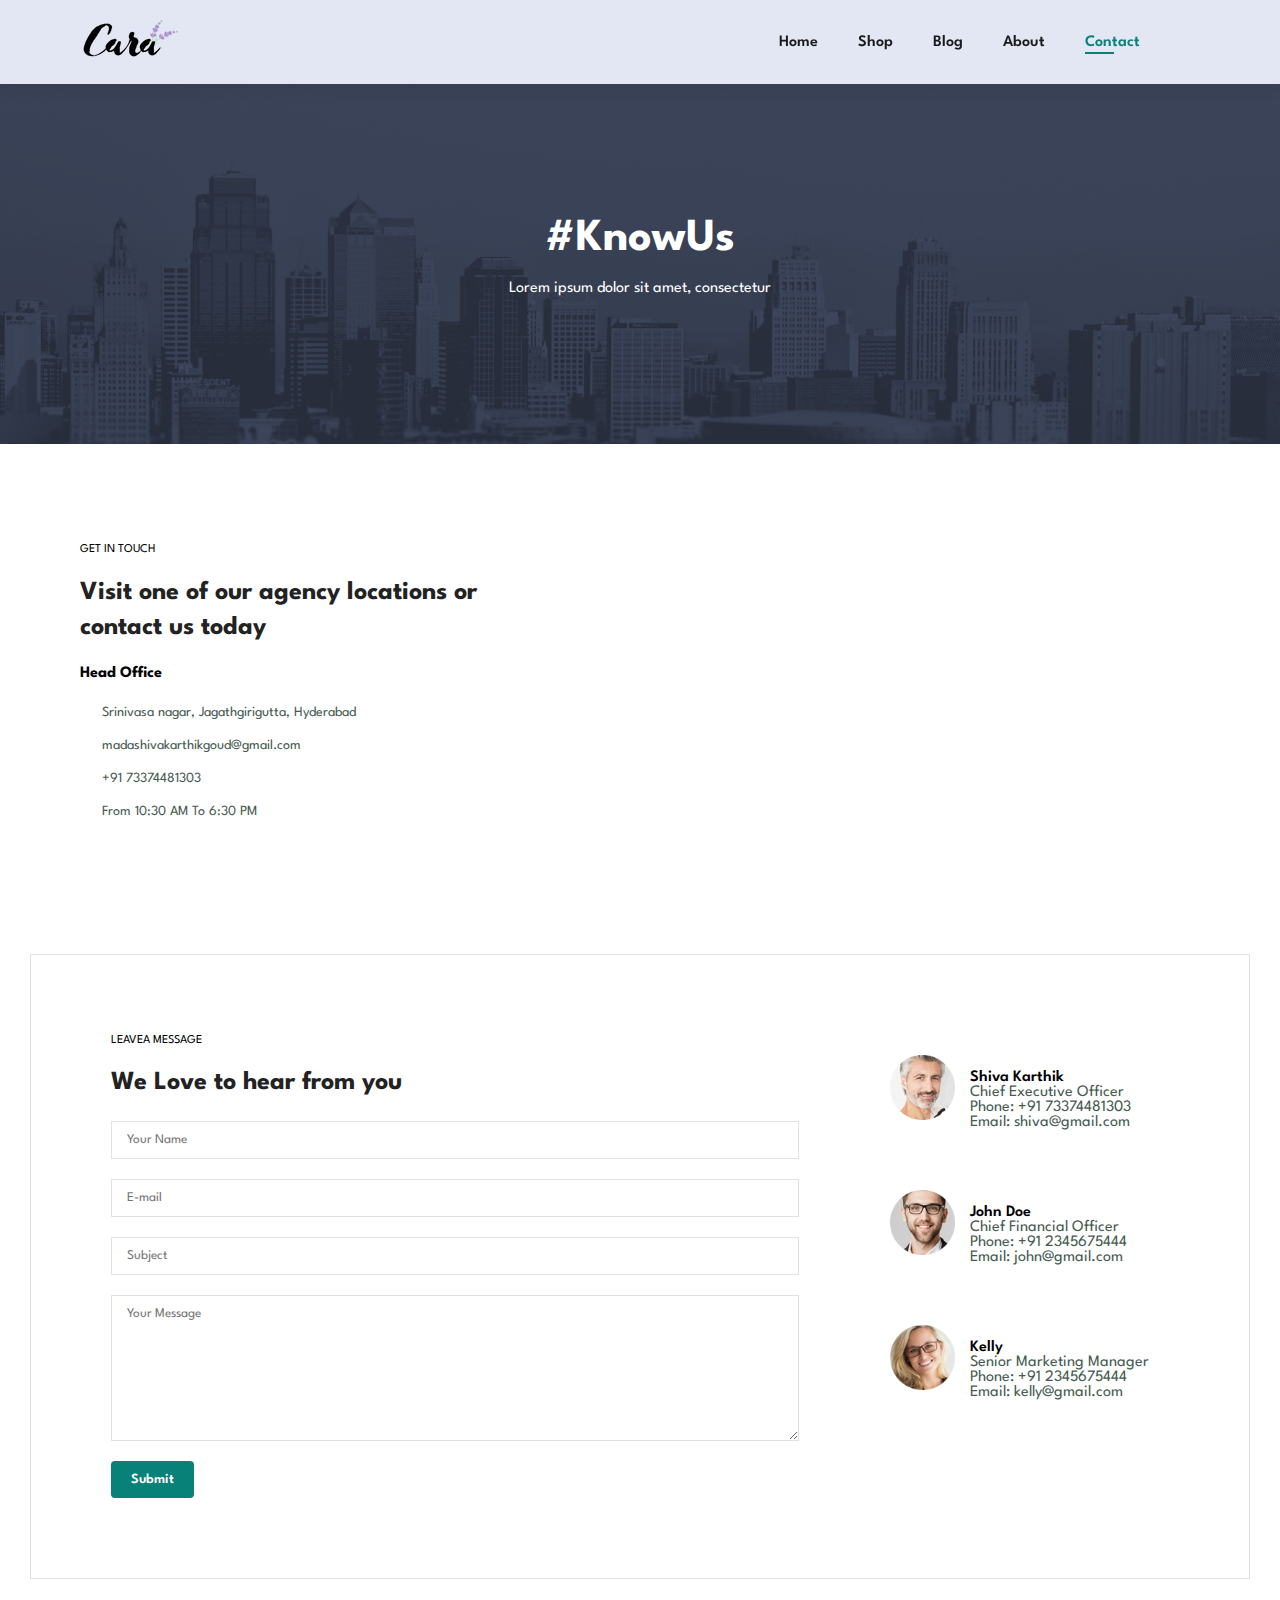
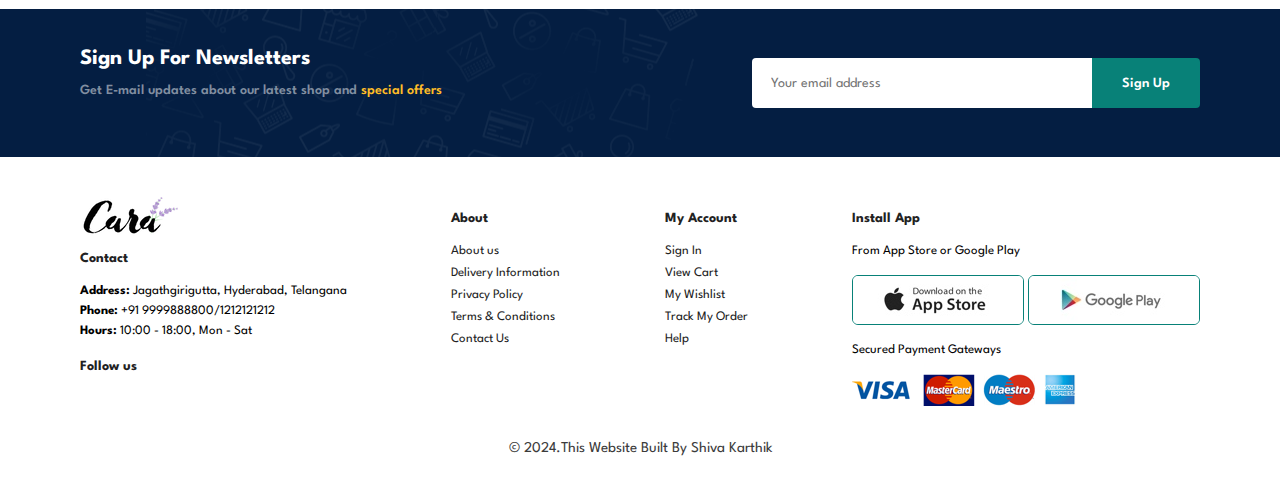
<file: contact.html>
<!DOCTYPE html>
<html lang="en">

    <head>
        <meta charset="UTF-8">
        <meta http-equiv="X-UA-Compatible" content="IE=edge">
        <meta name="viewport" content="width=device-width, initial-scale=1.0">
        <title>Ecommerce</title>
        <link rel="stylesheet" href="https://cdnjs.cloudflare.com/ajax/libs/font-awesome/6.6.0/css/all.min.css" integrity="sha512-Kc323vGBEqzTmouAECnVceyQqyqdsSiqLQISBL29aUW4U/M7pSPA/gEUZQqv1cwx4OnYxTxve5UMg5GT6L4JJg==" crossorigin="anonymous" referrerpolicy="no-referrer" />

        <link rel="stylesheet" href="style.css">
    </head>

    <body>
        <section id="header">
            <a href="#"><img src="img/logo.png" class="logo" alt="" draggable="false"></a>
            <div>
                <ul id="navbar">
                    <li><a  href="index.html">Home</a></li>
                    <li><a href="shop.html">Shop</a></li>
                    <li><a href="blog.html">Blog</a></li>
                    <li><a href="about.html">About</a></li>
                    <li><a class="active" href="contact.html">Contact</a></li>
                    <li id="lg-bag"><a href="cart.html"><i class="fas fa-shopping-bag"></i></a></li>
                    <a href="#" id="close"><i class="fas fa-times"></i></a>
                </ul>
            </div>
            <div id="mobile">
                <a href="cart.html"><i class="fas fa-shopping-bag"></i></a>
                <i id="bar" class="fas fa-outdent"></i>
            </div>
        </section>

        <section id="page-header" class="about-header">
            <h2>#KnowUs</h2>
            <p>Lorem ipsum dolor sit amet, consectetur</p>
        </section>

        <section id="contact-details" class="section-p1">
            <div class="details">
                <span>GET IN TOUCH</span>
                <h2>Visit one of our agency locations or contact us today</h2>
                <h3>Head Office</h3>
                <div>
                    <li>
                        <i class="fa-regular fa-map"></i>
                        <p>Srinivasa nagar, Jagathgirigutta, Hyderabad</p>
                    </li>
                    <li>
                        <i class="fa-regular fa-envelope"></i>
                        <p>madashivakarthikgoud@gmail.com</p>
                    </li>
                    <li>
                        <i class="fa-solid fa-phone"></i>
                        <p>+91 73374481303</p>
                    </li>
                    <li>
                        <i class="fa-regular fa-clock"></i>
                        <p>From 10:30 AM To 6:30 PM</p>
                    </li>
                </div>
            </div>
            <div class="map">
                <iframe src="https://www.google.com/maps/embed?pb=!1m18!1m12!1m3!1d15219.718644225044!2d78.4113748468239!3d17.51087083435749!2m3!1f0!2f0!3f0!3m2!1i1024!2i768!4f13.1!3m3!1m2!1s0x3bcb91d12d7acbfb%3A0x887fc6fa8ad07573!2sSrinivasa%20nagar%2C%20Ring%20Basthi%2C%20Jagathgiri%20Gutta%2C%20Hyderabad%2C%20Telangana%20500055!5e0!3m2!1sen!2sin!4v1731511031819!5m2!1sen!2sin" width="600" height="450" style="border:0;" allowfullscreen="" loading="lazy" referrerpolicy="no-referrer-when-downgrade"></iframe>
            </div>
        </section>

        <section id="form-details">
            <form action="">
                <span>LEAVEA MESSAGE</span>
                <h2>We Love to hear from you</h2>
                <input type="text" placeholder="Your Name">
                <input type="text" placeholder="E-mail">
                <input type="text" placeholder="Subject">
                <textarea name="" id="" cols="30" rows="10" placeholder="Your Message"></textarea>
                <button class="normal">Submit</button>
            </form>
            <div class="people">
                <div>
                    <img src="img/people/1.png">
                    <p><span>Shiva Karthik</span>Chief Executive Officer <br> Phone: +91 73374481303 <br>Email: shiva@gmail.com</p>
                </div>
                <div>
                    <img src="img/people/2.png">
                    <p><span>John Doe</span>Chief Financial Officer <br> Phone: +91 2345675444 <br>Email: john@gmail.com</p>
                </div>
                <div>
                    <img src="img/people/3.png">
                    <p><span>Kelly</span>Senior Marketing Manager <br> Phone: +91 2345675444 <br>Email: kelly@gmail.com</p>
                </div>
            </div>
        </section>

        <section id="newsletter" class="section-p1">
            <div class="newstext">
                <h4>Sign Up For Newsletters</h4>
                <p>Get E-mail updates about our latest shop and <span>special offers</span></p>
            </div>
            <div class="form">
                <input type="text" placeholder="Your email address">
                <button class="normal">Sign Up</button>
            </div>
        </section>

        <footer class="section-p1">
            <div class="col">
                <img src="img/logo.png" draggable="false">
                <h4>Contact</h4>
                <p><strong>Address:</strong> Jagathgirigutta, Hyderabad, Telangana</p>
                <p><strong>Phone:</strong> +91 9999888800/1212121212</p>
                <p><Strong>Hours:</Strong> 10:00 - 18:00, Mon - Sat</p>
                <div class="follow">
                    <h4>Follow us</h4>
                    <div class="icon">
                        <i class="fab fa-facebook-f"></i>
                        <i class="fab fa-twitter"></i>
                        <i class="fab fa-instagram"></i>
                        <i class="fab fa-pinterest-p"></i>
                        <i class="fab fa-youtube"></i>
                    </div>
                </div>
            </div>
            <div class="col">
                <h4>About</h4>
                <a href="#">About us</a>
                <a href="#">Delivery Information</a>
                <a href="#">Privacy Policy</a>
                <a href="#">Terms & Conditions</a>
                <a href="#">Contact Us</a>
            </div>
            <div class="col">
                <h4>My Account</h4>
                <a href="#">Sign In</a>
                <a href="#">View Cart</a>
                <a href="#">My Wishlist</a>
                <a href="#">Track My Order</a>
                <a href="#">Help</a>
            </div>
            <div class="col install">
                <h4>Install App</h4>
                <p>From App Store or Google Play</p>
                <div class="row">
                    <img src="img/pay/app.jpg" alt="" draggable="false">
                    <img src="img/pay/play.jpg" draggable="false">
                </div>
                <p>Secured Payment Gateways</p>
                <img src="img/pay/pay.png" alt="" draggable="false">
            </div>
            <div class="copyright">
                <p>© 2024.This Website Built By Shiva Karthik</p>
            </div>
        </footer>
        
        <script src="script.js"></script>
    </body>

</html>
</file>
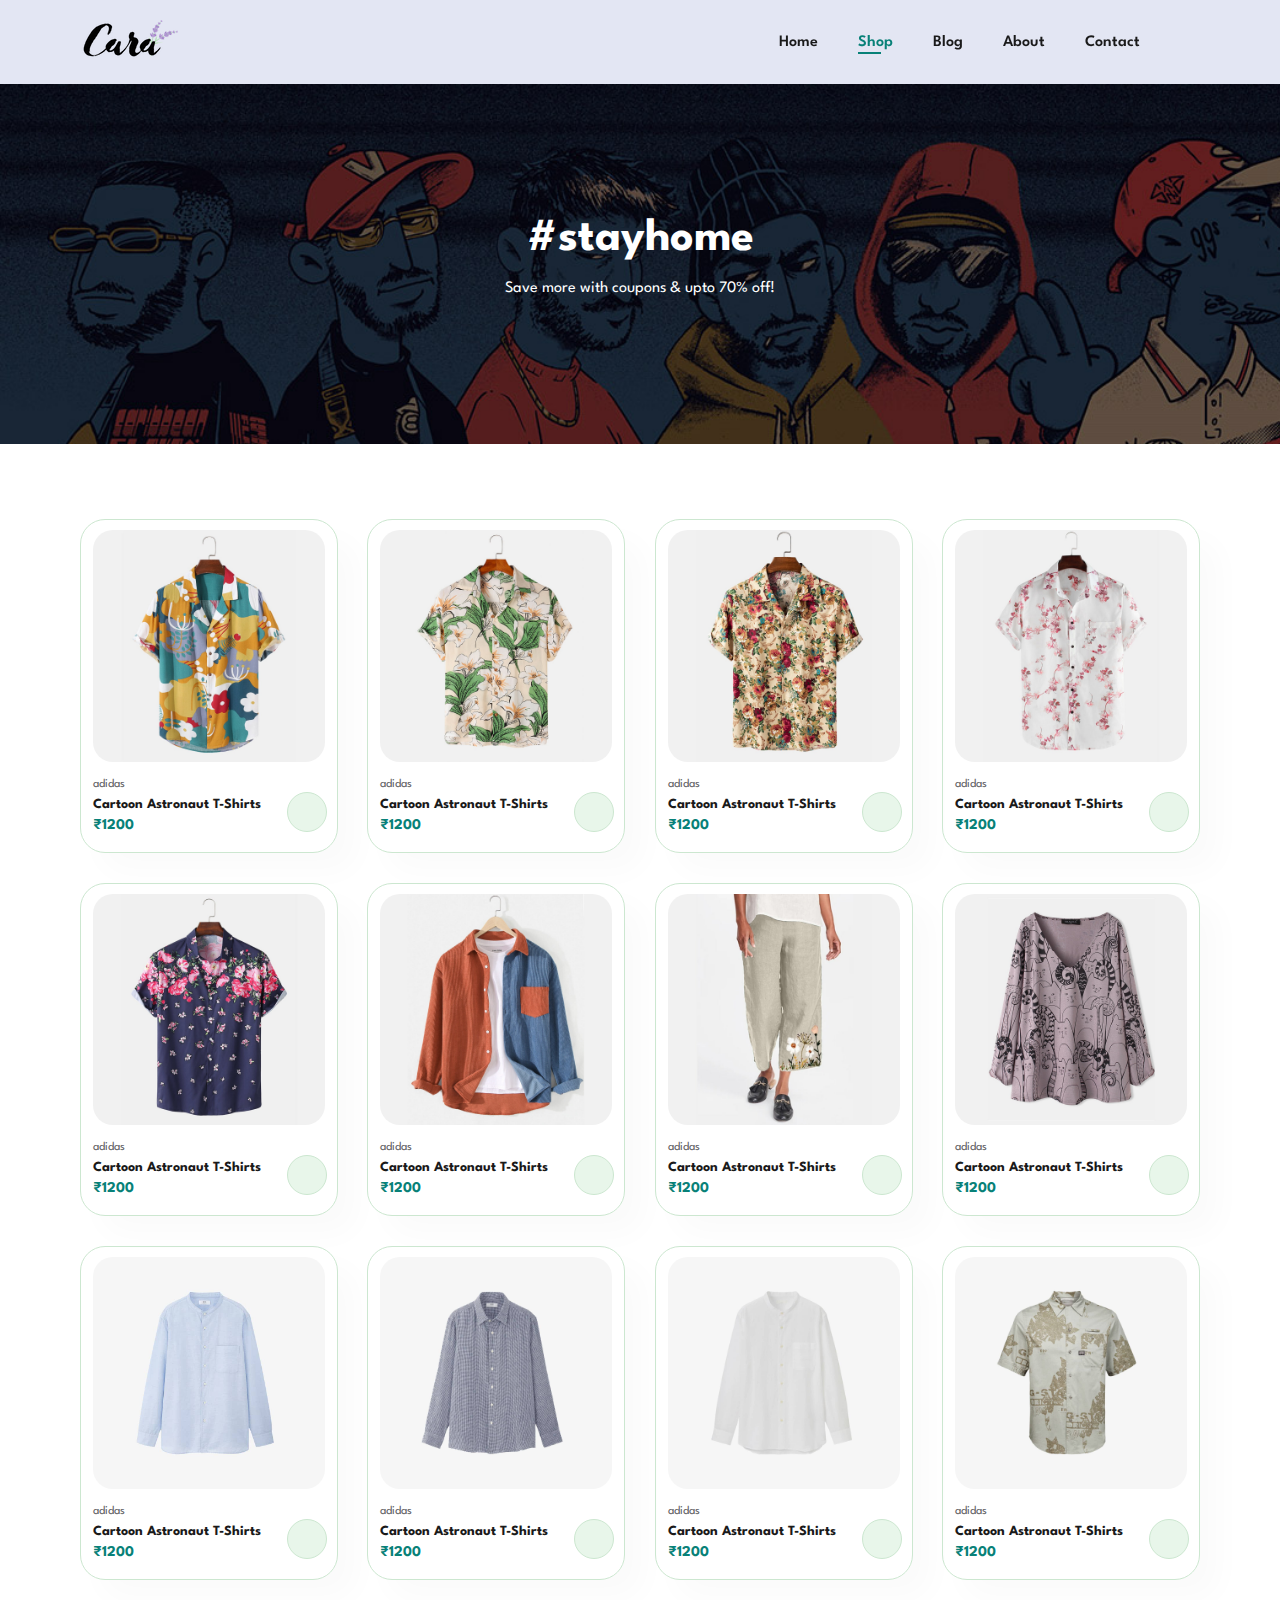
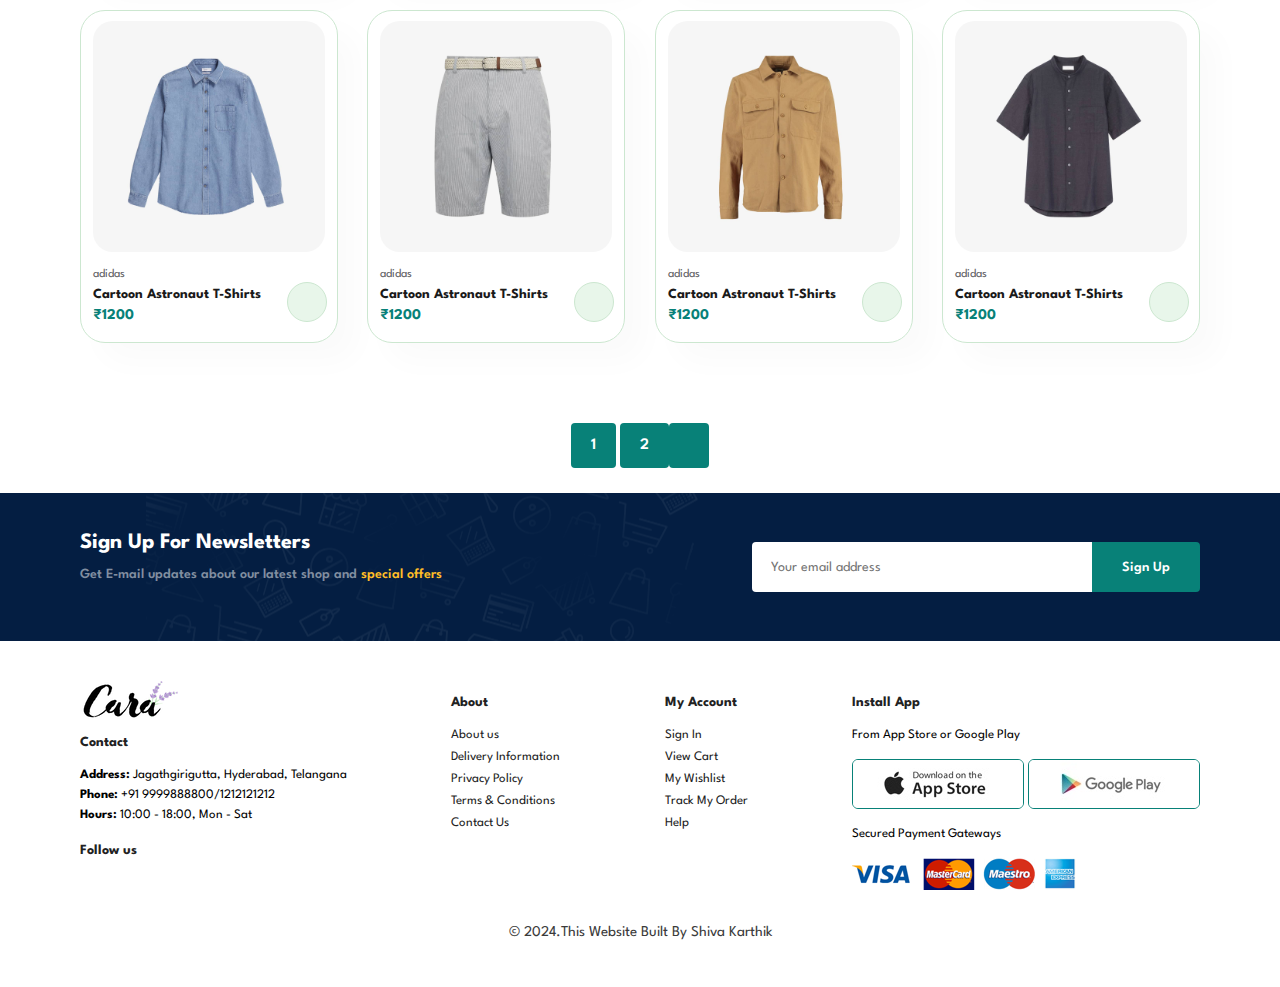
<file: shop.html>
<!DOCTYPE html>
<html lang="en">

    <head>
        <meta charset="UTF-8">
        <meta http-equiv="X-UA-Compatible" content="IE=edge">
        <meta name="viewport" content="width=device-width, initial-scale=1.0">
        <title>Ecommerce</title>
        <link rel="stylesheet" href="https://cdnjs.cloudflare.com/ajax/libs/font-awesome/6.6.0/css/all.min.css" integrity="sha512-Kc323vGBEqzTmouAECnVceyQqyqdsSiqLQISBL29aUW4U/M7pSPA/gEUZQqv1cwx4OnYxTxve5UMg5GT6L4JJg==" crossorigin="anonymous" referrerpolicy="no-referrer" />

        <link rel="stylesheet" href="style.css">
    </head>

    <body>
        <section id="header">
            <a href="#"><img src="img/logo.png" class="logo" alt="" draggable="false"></a>
            <div>
                <ul id="navbar">
                    <li><a  href="index.html">Home</a></li>
                    <li><a class="active" href="shop.html">Shop</a></li>
                    <li><a href="blog.html">Blog</a></li>
                    <li><a href="about.html">About</a></li>
                    <li><a href="contact.html">Contact</a></li>
                    <li id="lg-bag"><a href="cart.html"><i class="fas fa-shopping-bag"></i></a></li>
                    <a href="#" id="close"><i class="fas fa-times"></i></a>
                </ul>
            </div>
            <div id="mobile">
                <a href="cart.html"><i class="fas fa-shopping-bag"></i></a>
                <i id="bar" class="fas fa-outdent"></i>
            </div>
        </section>

        <section id="page-header">
            <h2>#stayhome</h2>
            <p>Save more with coupons & upto 70% off! </p>
        </section>

        <section id="product1" class="section-p1">
            <div class="pro-container">
                <div class="pro" onclick="window.location.href='sproduct.html'">
                    <img src="img/products/f1.jpg" alt="" draggable="false">
                    <div class="des">
                        <span>adidas</span>
                        <h5>Cartoon Astronaut T-Shirts</h5>
                        <div class="star">
                            <i class="fas fa-star"></i>
                            <i class="fas fa-star"></i>
                            <i class="fas fa-star"></i>
                            <i class="fas fa-star"></i>
                            <i class="fas fa-star"></i>
                        </div>
                        <h4>₹1200</h4>
                    </div>
                    <a href="#"><i class="fas fa-shopping-cart cart"></i></i></a>
                </div>
                <div class="pro">
                    <img src="img/products/f2.jpg" alt="" draggable="false">
                    <div class="des">
                        <span>adidas</span>
                        <h5>Cartoon Astronaut T-Shirts</h5>
                        <div class="star">
                            <i class="fas fa-star"></i>
                            <i class="fas fa-star"></i>
                            <i class="fas fa-star"></i>
                            <i class="fas fa-star"></i>
                            <i class="fas fa-star"></i>
                        </div>
                        <h4>₹1200</h4>
                    </div>
                    <a href="#"><i class="fas fa-shopping-cart cart"></i></i></a>
                </div>
                <div class="pro">
                    <img src="img/products/f3.jpg" alt="" draggable="false">
                    <div class="des">
                        <span>adidas</span>
                        <h5>Cartoon Astronaut T-Shirts</h5>
                        <div class="star">
                            <i class="fas fa-star"></i>
                            <i class="fas fa-star"></i>
                            <i class="fas fa-star"></i>
                            <i class="fas fa-star"></i>
                            <i class="fas fa-star"></i>
                        </div>
                        <h4>₹1200</h4>
                    </div>
                    <a href="#"><i class="fas fa-shopping-cart cart"></i></i></a>
                </div>
                <div class="pro">
                    <img src="img/products/f4.jpg" alt="" draggable="false">
                    <div class="des">
                        <span>adidas</span>
                        <h5>Cartoon Astronaut T-Shirts</h5>
                        <div class="star">
                            <i class="fas fa-star"></i>
                            <i class="fas fa-star"></i>
                            <i class="fas fa-star"></i>
                            <i class="fas fa-star"></i>
                            <i class="fas fa-star"></i>
                        </div>
                        <h4>₹1200</h4>
                    </div>
                    <a href="#"><i class="fas fa-shopping-cart cart"></i></i></a>
                </div>
                <div class="pro">
                    <img src="img/products/f5.jpg" alt="" draggable="false">
                    <div class="des">
                        <span>adidas</span>
                        <h5>Cartoon Astronaut T-Shirts</h5>
                        <div class="star">
                            <i class="fas fa-star"></i>
                            <i class="fas fa-star"></i>
                            <i class="fas fa-star"></i>
                            <i class="fas fa-star"></i>
                            <i class="fas fa-star"></i>
                        </div>
                        <h4>₹1200</h4>
                    </div>
                    <a href="#"><i class="fas fa-shopping-cart cart"></i></i></a>
                </div>
                <div class="pro">
                    <img src="img/products/f6.jpg" alt="" draggable="false">
                    <div class="des">
                        <span>adidas</span>
                        <h5>Cartoon Astronaut T-Shirts</h5>
                        <div class="star">
                            <i class="fas fa-star"></i>
                            <i class="fas fa-star"></i>
                            <i class="fas fa-star"></i>
                            <i class="fas fa-star"></i>
                            <i class="fas fa-star"></i>
                        </div>
                        <h4>₹1200</h4>
                    </div>
                    <a href="#"><i class="fas fa-shopping-cart cart"></i></i></a>
                </div>
                <div class="pro">
                    <img src="img/products/f7.jpg" alt="" draggable="false">
                    <div class="des">
                        <span>adidas</span>
                        <h5>Cartoon Astronaut T-Shirts</h5>
                        <div class="star">
                            <i class="fas fa-star"></i>
                            <i class="fas fa-star"></i>
                            <i class="fas fa-star"></i>
                            <i class="fas fa-star"></i>
                            <i class="fas fa-star"></i>
                        </div>
                        <h4>₹1200</h4>
                    </div>
                    <a href="#"><i class="fas fa-shopping-cart cart"></i></i></a>
                </div>
                <div class="pro">
                    <img src="img/products/f8.jpg" alt="" draggable="false">
                    <div class="des">
                        <span>adidas</span>
                        <h5>Cartoon Astronaut T-Shirts</h5>
                        <div class="star">
                            <i class="fas fa-star"></i>
                            <i class="fas fa-star"></i>
                            <i class="fas fa-star"></i>
                            <i class="fas fa-star"></i>
                            <i class="fas fa-star"></i>
                        </div>
                        <h4>₹1200</h4>
                    </div>
                    <a href="#"><i class="fas fa-shopping-cart cart"></i></i></a>
                </div>
                <div class="pro">
                    <img src="img/products/n1.jpg" alt="" draggable="false">
                    <div class="des">
                        <span>adidas</span>
                        <h5>Cartoon Astronaut T-Shirts</h5>
                        <div class="star">
                            <i class="fas fa-star"></i>
                            <i class="fas fa-star"></i>
                            <i class="fas fa-star"></i>
                            <i class="fas fa-star"></i>
                            <i class="fas fa-star"></i>
                        </div>
                        <h4>₹1200</h4>
                    </div>
                    <a href="#"><i class="fas fa-shopping-cart cart"></i></i></a>
                </div>
                <div class="pro">
                    <img src="img/products/n2.jpg" alt="" draggable="false">
                    <div class="des">
                        <span>adidas</span>
                        <h5>Cartoon Astronaut T-Shirts</h5>
                        <div class="star">
                            <i class="fas fa-star"></i>
                            <i class="fas fa-star"></i>
                            <i class="fas fa-star"></i>
                            <i class="fas fa-star"></i>
                            <i class="fas fa-star"></i>
                        </div>
                        <h4>₹1200</h4>
                    </div>
                    <a href="#"><i class="fas fa-shopping-cart cart"></i></i></a>
                </div>
                <div class="pro">
                    <img src="img/products/n3.jpg" alt="" draggable="false">
                    <div class="des">
                        <span>adidas</span>
                        <h5>Cartoon Astronaut T-Shirts</h5>
                        <div class="star">
                            <i class="fas fa-star"></i>
                            <i class="fas fa-star"></i>
                            <i class="fas fa-star"></i>
                            <i class="fas fa-star"></i>
                            <i class="fas fa-star"></i>
                        </div>
                        <h4>₹1200</h4>
                    </div>
                    <a href="#"><i class="fas fa-shopping-cart cart"></i></i></a>
                </div>
                <div class="pro">
                    <img src="img/products/n4.jpg" alt="" draggable="false">
                    <div class="des">
                        <span>adidas</span>
                        <h5>Cartoon Astronaut T-Shirts</h5>
                        <div class="star">
                            <i class="fas fa-star"></i>
                            <i class="fas fa-star"></i>
                            <i class="fas fa-star"></i>
                            <i class="fas fa-star"></i>
                            <i class="fas fa-star"></i>
                        </div>
                        <h4>₹1200</h4>
                    </div>
                    <a href="#"><i class="fas fa-shopping-cart cart"></i></i></a>
                </div>
                <div class="pro">
                    <img src="img/products/n5.jpg" alt="" draggable="false">
                    <div class="des">
                        <span>adidas</span>
                        <h5>Cartoon Astronaut T-Shirts</h5>
                        <div class="star">
                            <i class="fas fa-star"></i>
                            <i class="fas fa-star"></i>
                            <i class="fas fa-star"></i>
                            <i class="fas fa-star"></i>
                            <i class="fas fa-star"></i>
                        </div>
                        <h4>₹1200</h4>
                    </div>
                    <a href="#"><i class="fas fa-shopping-cart cart"></i></i></a>
                </div>
                <div class="pro">
                    <img src="img/products/n6.jpg" alt="" draggable="false">
                    <div class="des">
                        <span>adidas</span>
                        <h5>Cartoon Astronaut T-Shirts</h5>
                        <div class="star">
                            <i class="fas fa-star"></i>
                            <i class="fas fa-star"></i>
                            <i class="fas fa-star"></i>
                            <i class="fas fa-star"></i>
                            <i class="fas fa-star"></i>
                        </div>
                        <h4>₹1200</h4>
                    </div>
                    <a href="#"><i class="fas fa-shopping-cart cart"></i></i></a>
                </div>
                <div class="pro">
                    <img src="img/products/n7.jpg" alt="" draggable="false">
                    <div class="des">
                        <span>adidas</span>
                        <h5>Cartoon Astronaut T-Shirts</h5>
                        <div class="star">
                            <i class="fas fa-star"></i>
                            <i class="fas fa-star"></i>
                            <i class="fas fa-star"></i>
                            <i class="fas fa-star"></i>
                            <i class="fas fa-star"></i>
                        </div>
                        <h4>₹1200</h4>
                    </div>
                    <a href="#"><i class="fas fa-shopping-cart cart"></i></i></a>
                </div>
                <div class="pro">
                    <img src="img/products/n8.jpg" alt="" draggable="false">
                    <div class="des">
                        <span>adidas</span>
                        <h5>Cartoon Astronaut T-Shirts</h5>
                        <div class="star">
                            <i class="fas fa-star"></i>
                            <i class="fas fa-star"></i>
                            <i class="fas fa-star"></i>
                            <i class="fas fa-star"></i>
                            <i class="fas fa-star"></i>
                        </div>
                        <h4>₹1200</h4>
                    </div>
                    <a href="#"><i class="fas fa-shopping-cart cart"></i></i></a>
                </div>
            </div>
        </section>

        <section id="pagination" class="section-p1">
            <a href="#">1</a>
            <a href="#">2</a>
            <a href="#"><i class="fa-solid fa-arrow-right-long"></i></a>
        </section>

        <section id="newsletter" class="section-p1">
            <div class="newstext">
                <h4>Sign Up For Newsletters</h4>
                <p>Get E-mail updates about our latest shop and <span>special offers</span></p>
            </div>
            <div class="form">
                <input type="text" placeholder="Your email address">
                <button class="normal">Sign Up</button>
            </div>
        </section>

        <footer class="section-p1">
            <div class="col">
                <img src="img/logo.png" draggable="false">
                <h4>Contact</h4>
                <p><strong>Address:</strong> Jagathgirigutta, Hyderabad, Telangana</p>
                <p><strong>Phone:</strong> +91 9999888800/1212121212</p>
                <p><Strong>Hours:</Strong> 10:00 - 18:00, Mon - Sat</p>
                <div class="follow">
                    <h4>Follow us</h4>
                    <div class="icon">
                        <i class="fab fa-facebook-f"></i>
                        <i class="fab fa-twitter"></i>
                        <i class="fab fa-instagram"></i>
                        <i class="fab fa-pinterest-p"></i>
                        <i class="fab fa-youtube"></i>
                    </div>
                </div>
            </div>
            <div class="col">
                <h4>About</h4>
                <a href="#">About us</a>
                <a href="#">Delivery Information</a>
                <a href="#">Privacy Policy</a>
                <a href="#">Terms & Conditions</a>
                <a href="#">Contact Us</a>
            </div>
            <div class="col">
                <h4>My Account</h4>
                <a href="#">Sign In</a>
                <a href="#">View Cart</a>
                <a href="#">My Wishlist</a>
                <a href="#">Track My Order</a>
                <a href="#">Help</a>
            </div>
            <div class="col install">
                <h4>Install App</h4>
                <p>From App Store or Google Play</p>
                <div class="row">
                    <img src="img/pay/app.jpg" alt="" draggable="false">
                    <img src="img/pay/play.jpg" draggable="false">
                </div>
                <p>Secured Payment Gateways</p>
                <img src="img/pay/pay.png" alt="" draggable="false">
            </div>
            <div class="copyright">
                <p>© 2024.This Website Built By Shiva Karthik</p>
            </div>
        </footer>
        
        <script src="script.js"></script>
    </body>

</html>
</file>
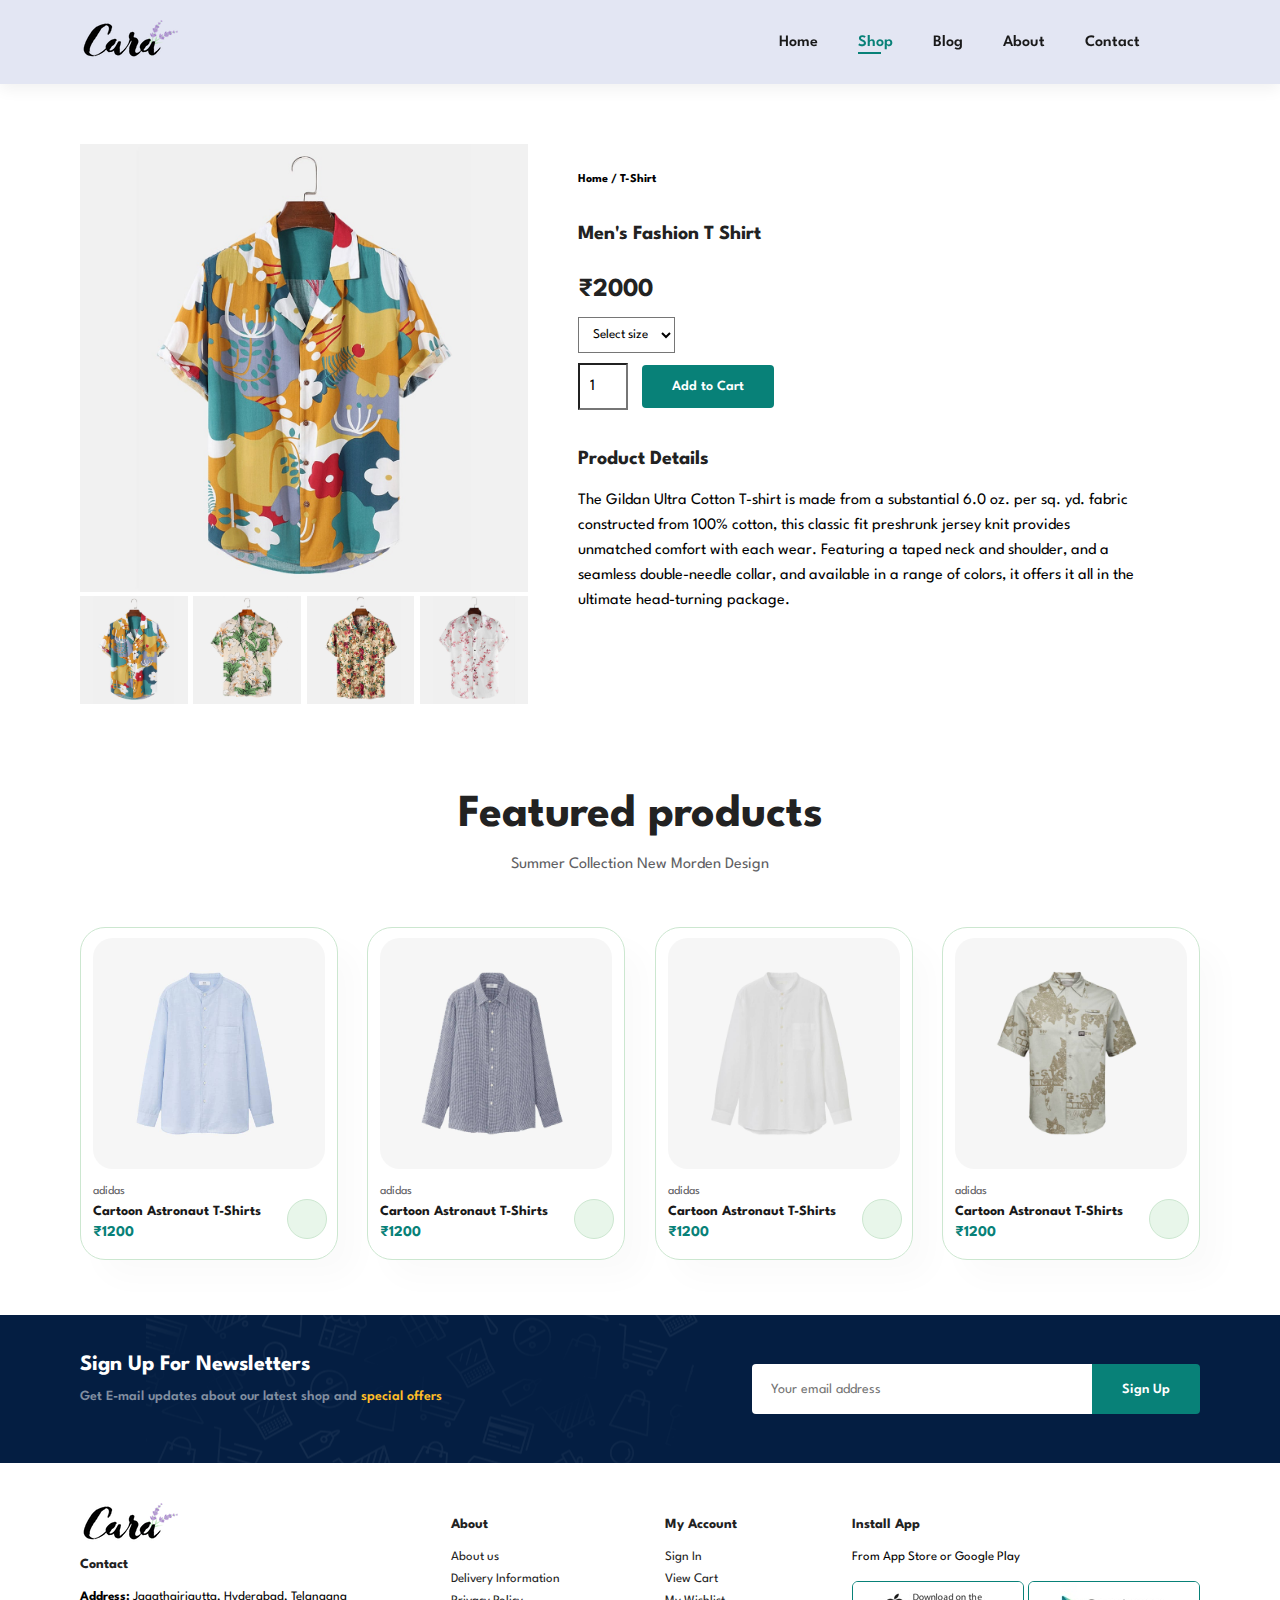
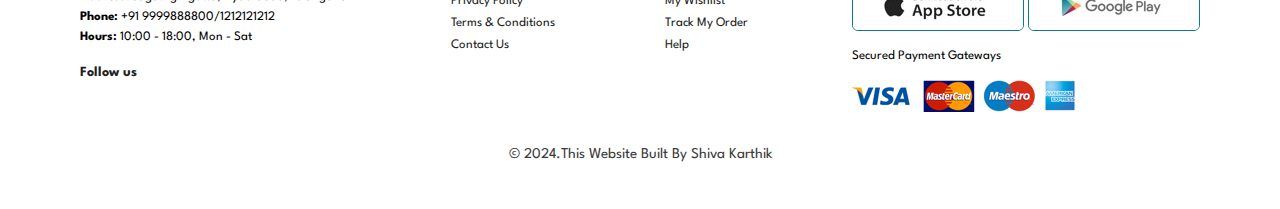
<file: sproduct.html>
<!DOCTYPE html>
<html lang="en">

    <head>
        <meta charset="UTF-8">
        <meta http-equiv="X-UA-Compatible" content="IE=edge">
        <meta name="viewport" content="width=device-width, initial-scale=1.0">
        <title>Ecommerce</title>
        <link rel="stylesheet" href="https://cdnjs.cloudflare.com/ajax/libs/font-awesome/6.6.0/css/all.min.css" integrity="sha512-Kc323vGBEqzTmouAECnVceyQqyqdsSiqLQISBL29aUW4U/M7pSPA/gEUZQqv1cwx4OnYxTxve5UMg5GT6L4JJg==" crossorigin="anonymous" referrerpolicy="no-referrer" />

        <link rel="stylesheet" href="style.css">
    </head>

    <body>
        <section id="header">
            <a href="#"><img src="img/logo.png" class="logo" alt="" draggable="false"></a>
            <div>
                <ul id="navbar">
                    <li><a  href="index.html">Home</a></li>
                    <li><a class="active" href="shop.html">Shop</a></li>
                    <li><a href="blog.html">Blog</a></li>
                    <li><a href="about.html">About</a></li>
                    <li><a href="contact.html">Contact</a></li>
                    <li id="lg-bag"><a href="cart.html"><i class="fas fa-shopping-bag"></i></a></li>
                    <a href="#" id="close"><i class="fas fa-times"></i></a>
                </ul>
            </div>
            <div id="mobile">
                <a href="cart.html"><i class="fas fa-shopping-bag"></i></a>
                <i id="bar" class="fas fa-outdent"></i>
            </div>
        </section>

        <section id="prodetails" class="section-p1">
            <div class="single-pro-image">
                <img src="img/products/f1.jpg" width="100%" id="MainImg" alt="">
                <div class="small-image-group">
                    <div class="small-img-col">
                        <img src="img/products/f1.jpg" width="100%" class="small-img" alt="">
                    </div>
                    <div class="small-img-col">
                        <img src="img/products/f2.jpg" width="100%" class="small-img" alt="">
                    </div>
                    <div class="small-img-col">
                        <img src="img/products/f3.jpg" width="100%" class="small-img" alt="">
                    </div>
                    <div class="small-img-col">
                        <img src="img/products/f4.jpg" width="100%" class="small-img" alt="">
                    </div>
                </div>
            </div>
            <div class="single-pro-details">
                <h6>Home / T-Shirt</h6>
                <h4>Men's Fashion T Shirt</h4>
                <h2>₹2000</h2>
                <select>
                    <option>Select size</option>
                    <option>XL</option>
                    <option>XXL</option>
                    <option>Small</option>
                    <option>Large</option>
                </select>
                <input type="number" value="1" min="1">
                <button class="normal">Add to Cart</button>
                <h4>Product Details</h4>
                <span>The Gildan Ultra Cotton T-shirt is made from a substantial 6.0 oz. per
                    sq. yd. fabric constructed from 100% cotton, this classic fit preshrunk
                    jersey knit provides unmatched comfort with each wear. Featuring a taped neck
                    and shoulder, and a seamless double-needle collar, and available in a range
                    of colors, it offers it all in the ultimate head-turning package.
                </span>
            </div>
        </section>

        <section id="product1" class="section-p1">
            <h2>Featured products</h2>
            <p>Summer Collection New Morden Design</p>
            <div class="pro-container">
                <div class="pro">
                    <img src="img/products/n1.jpg" alt="" draggable="false">
                    <div class="des">
                        <span>adidas</span>
                        <h5>Cartoon Astronaut T-Shirts</h5>
                        <div class="star">
                            <i class="fas fa-star"></i>
                            <i class="fas fa-star"></i>
                            <i class="fas fa-star"></i>
                            <i class="fas fa-star"></i>
                            <i class="fas fa-star"></i>
                        </div>
                        <h4>₹1200</h4>
                    </div>
                    <a href="#"><i class="fas fa-shopping-cart cart"></i></i></a>
                </div>
                <div class="pro">
                    <img src="img/products/n2.jpg" alt="" draggable="false">
                    <div class="des">
                        <span>adidas</span>
                        <h5>Cartoon Astronaut T-Shirts</h5>
                        <div class="star">
                            <i class="fas fa-star"></i>
                            <i class="fas fa-star"></i>
                            <i class="fas fa-star"></i>
                            <i class="fas fa-star"></i>
                            <i class="fas fa-star"></i>
                        </div>
                        <h4>₹1200</h4>
                    </div>
                    <a href="#"><i class="fas fa-shopping-cart cart"></i></i></a>
                </div>
                <div class="pro">
                    <img src="img/products/n3.jpg" alt="" draggable="false">
                    <div class="des">
                        <span>adidas</span>
                        <h5>Cartoon Astronaut T-Shirts</h5>
                        <div class="star">
                            <i class="fas fa-star"></i>
                            <i class="fas fa-star"></i>
                            <i class="fas fa-star"></i>
                            <i class="fas fa-star"></i>
                            <i class="fas fa-star"></i>
                        </div>
                        <h4>₹1200</h4>
                    </div>
                    <a href="#"><i class="fas fa-shopping-cart cart"></i></i></a>
                </div>
                <div class="pro">
                    <img src="img/products/n4.jpg" alt="" draggable="false">
                    <div class="des">
                        <span>adidas</span>
                        <h5>Cartoon Astronaut T-Shirts</h5>
                        <div class="star">
                            <i class="fas fa-star"></i>
                            <i class="fas fa-star"></i>
                            <i class="fas fa-star"></i>
                            <i class="fas fa-star"></i>
                            <i class="fas fa-star"></i>
                        </div>
                        <h4>₹1200</h4>
                    </div>
                    <a href="#"><i class="fas fa-shopping-cart cart"></i></i></a>
                </div>
            </div>
        </section>

        <section id="newsletter" class="section-p1">
            <div class="newstext">
                <h4>Sign Up For Newsletters</h4>
                <p>Get E-mail updates about our latest shop and <span>special offers</span></p>
            </div>
            <div class="form">
                <input type="text" placeholder="Your email address">
                <button class="normal">Sign Up</button>
            </div>
        </section>

        <footer class="section-p1">
            <div class="col">
                <img src="img/logo.png" draggable="false">
                <h4>Contact</h4>
                <p><strong>Address:</strong> Jagathgirigutta, Hyderabad, Telangana</p>
                <p><strong>Phone:</strong> +91 9999888800/1212121212</p>
                <p><Strong>Hours:</Strong> 10:00 - 18:00, Mon - Sat</p>
                <div class="follow">
                    <h4>Follow us</h4>
                    <div class="icon">
                        <i class="fab fa-facebook-f"></i>
                        <i class="fab fa-twitter"></i>
                        <i class="fab fa-instagram"></i>
                        <i class="fab fa-pinterest-p"></i>
                        <i class="fab fa-youtube"></i>
                    </div>
                </div>
            </div>
            <div class="col">
                <h4>About</h4>
                <a href="#">About us</a>
                <a href="#">Delivery Information</a>
                <a href="#">Privacy Policy</a>
                <a href="#">Terms & Conditions</a>
                <a href="#">Contact Us</a>
            </div>
            <div class="col">
                <h4>My Account</h4>
                <a href="#">Sign In</a>
                <a href="#">View Cart</a>
                <a href="#">My Wishlist</a>
                <a href="#">Track My Order</a>
                <a href="#">Help</a>
            </div>
            <div class="col install">
                <h4>Install App</h4>
                <p>From App Store or Google Play</p>
                <div class="row">
                    <img src="img/pay/app.jpg" alt="" draggable="false">
                    <img src="img/pay/play.jpg" draggable="false">
                </div>
                <p>Secured Payment Gateways</p>
                <img src="img/pay/pay.png" alt="" draggable="false">
            </div>
            <div class="copyright">
                <p>© 2024.This Website Built By Shiva Karthik</p>
            </div>
        </footer>


        <script>
            var MainImage=document.getElementById("MainImg");
            var smallimage=document.getElementsByClassName("small-img");
            smallimage[0].onclick=function(){
                MainImage.src=smallimage[0].src
            }
            smallimage[1].onclick=function(){
                MainImage.src=smallimage[1].src
            }
            smallimage[2].onclick=function(){
                MainImage.src=smallimage[2].src
            }
            smallimage[3].onclick=function(){
                MainImage.src=smallimage[3].src
            }
        </script>
        
        <script src="script.js"></script>
    </body>

</html>
</file>
<file: style.css>
@import url("https://fonts.googleapis.com/css2?family=Spartan:wght@100;200;300;400;500;600;700;800;900&display=swap");


/* Prevent selection on all clickable elements */
* {
  -webkit-tap-highlight-color: transparent; /* Removes mobile tap highlight */
  user-select: none; /* Prevents text selection */
  outline: none; /* Removes focus outline */
  background: transparent; /* Removes any background on click */
}

/* Specifically targeting commonly interactive elements */
a, button, input, textarea, i, img {
  -webkit-tap-highlight-color: transparent;
  user-select: none;
  outline: none;
  background: transparent;
}

/* For links and buttons on focus or active */
a:focus, a:active, button:focus, button:active, input:focus, input:active, textarea:focus, textarea:active, i:focus, i:active, img:focus, img:active {
  outline: none;
  background: transparent;
  -webkit-tap-highlight-color: transparent;
}

* {
  margin: 0;
  padding: 0;
  box-sizing: border-box;
  font-family: "Spartan", sans-serif;
  -webkit-user-select: none; /* For Safari */
  -moz-user-select: none;    /* For Firefox */
  -ms-user-select: none;     /* For Internet Explorer */
  user-select: none;     
}
html {
  scroll-behavior: smooth;

}
body{
  -webkit-user-select: none; /* For Safari */
  -moz-user-select: none;    /* For Firefox */
  -ms-user-select: none;     /* For Internet Explorer */
  user-select: none;         /* Standard syntax */
}

/* Global Styles */

h1 {
  font-size: 50px;
  line-height: 64px;
  color: #222;
}

h2 {
  font-size: 46px;
  line-height: 54px;
  color: #222;
}

h4 {
  font-size: 20px;
  color: #222;
}

h6 {
  font-weight: 700;
  font-size: 12px;
}

p {
  font-size: 16px;
  color: #465b52;
  margin: 15px 0 20px 0;
}

.section-p1 {
  padding: 40px 80px;
}

.section-m1 {
  margin: 40px 0;
}
button.normal{
  font-size: 14px;
  font-weight: 600;
  padding: 15px 30px;
  color: #000;
  background-color: #fff;
  border-radius: 4px;
  cursor: pointer;
  border: none;
  outline: none;
  transition: 0.2s;
}
button.white{
  font-size: 13px;
  font-weight: 600;
  padding: 11px 18px;
  color: #fff;
  background-color: transparent;
  border-radius: 4px;
  cursor: pointer;
  border: 1px solid #fff;
  outline: none;
  transition: 0.2s;
}
body {
  width: 100%;
}

/*header*/
#header{
  width: 100%;
  display: flex;
  align-items: center;
  justify-content: space-between;
  padding: 20px 80px;
  background: #E3E6F3;
  box-shadow: 0 5px 15px rgba(0,0,0,0.06);
  z-index: 999;
  position: sticky;
  top: 0;
  left: 0;
}
#navbar{
  display: flex;
  align-items: center;
  justify-content: space-between;
}
#close{
  display: none;
}
#navbar li{
  position: relative;
  list-style: none;
  padding: 0 20px;
}
#navbar li a{
  text-decoration: none;
  font-size: 16px;
  font-weight: 600;
  color: #1a1a1a;
  transition: 0.3s ease;
}
#navbar li a:hover,#navbar li a.active{
  color: #088178;
}
#navbar li a.active::after,#navbar li a:hover::after{
  content: "";
  width: 30%;
  height: 2px;
  background: #088178;
  position: absolute;
  bottom: -4px;
  left: 20px;
}
#mobile{
  display: none;
  align-items: center;
}
/*Home page*/
#hero{
  background-image: url(img/hero4.png);
  height: 90vh;
  width: 100%;
  background-size: cover;
  background-position: top 25% right 0;
  padding: 0 80px;
  display: flex;
  flex-direction: column;
  align-items: flex-start;
  justify-content: center;
}
#hero h4{
  padding-bottom: 15px;
}
#hero h1{
  color: #088178;
}
#hero p{
  color: #292b2b;
}
#hero button{
  background-image: url("img/button.png");
  background-color: transparent;
  color: #696969;
  border: 0;
  padding: 14px 80px 14px 65px;
  background-repeat: no-repeat;
  cursor: pointer;
  font-weight: 700;
  font-size: 15px;
}

/*Feature*/
#feature{
  display: flex;
  flex-wrap: wrap;
  align-items: center;
  justify-content: space-between;
}
#feature .fe-box{
  width: 180px;
  text-align: center;
  padding: 25px 15px;
  box-shadow: 20px 20px 34px rgba(0,0,0,0.03);
  border: 1px solid #cce7d0;
  border-radius: 4px;
  margin: 15px 0;
}
#feature .fe-box:hover{
  box-shadow: 10px 10px 54px rgba(70, 62, 221, 0.1);
}
#feature .fe-box img{
  width: 100%;
  margin-bottom: 10px;
}
#feature .fe-box h6{
  display: inline-block;
  padding: 9px 8px 6px 8px;
  line-height: 1;
  border-radius: 4px;
  color: #088178;
  background-color: #fddde4;
}
#feature .fe-box:nth-child(2) h6{
  background-color: #cdebbc;
}
#feature .fe-box:nth-child(3) h6{
  background-color: #d1e8f2;
}
#feature .fe-box:nth-child(4) h6{
  background-color: #cdd4f8;
}
#feature .fe-box:nth-child(5) h6{
  background-color: #f6dbf6;
}
#feature .fe-box:nth-child(6) h6{
  background-color: #fff2e5;
}

/* Products*/
#product1{
  text-align: center;
}
#product1 .pro{
  position: relative;
  width: 23%;
  min-width: 250px;
  padding: 10px 12px;
  cursor: pointer;
  box-shadow: 20px 20px 30px rgba(0,0,0,0.02);
  border: 1px solid #cce7d0;
  border-radius: 25px;
  margin: 15px 0;
  transition: 0.2s ease;
}
#product1 .pro:hover{
  box-shadow: 20px 20px 30px rgba(0,0,0,0.06);
}
#product1 p{
  color: #606063;
}
#product1 .pro img{
  width: 100%;
  border-radius: 20px;
}
#product1 .pro .des{
  text-align: start;
  padding: 10px 0;
}
#product1 .pro .des span{
  color: #606063;
  font-size: 12px;
}
#product1 .pro .des h5{
  padding-top: 7px;
  color: #1a1a1a;
  font-size: 14px;
}
#product1 .pro .des i{
  font-size: 12px;
  color: rgb(243, 181, 25);
}
#product1 .pro .des h4{
  padding-top: 7px;
  font-size: 15px;
  font-weight: 700;
  color: #088178;
}
#product1 .pro .cart{
  width: 40px;
  height: 40px;
  line-height: 40px;
  border-radius: 50px;
  background-color: #e8f6ea;
  color: #088178;
  border: 1px solid #cce7d0;
  position: absolute;
  bottom: 20px;
  right: 10px;
}
#product1 .pro-container{
  display: flex;
  justify-content: space-between;
  padding-top: 20px;
  flex-wrap: wrap;
}

/* banner*/
#banner{
  display: flex;
  flex-direction: column;
  justify-content: center;
  align-items: center;
  text-align: center;
  background-image: url(img/banner/b2.jpg);
  width: 100%;
  height: 40vh;
  background-size: cover;
  background-position: center;
}
#banner h4{
  color: #fff;
  font-size: 16px;
}
#banner h2{
  color: #fff;
  font-size: 30px;
  padding: 10px 0;
}
#banner h2 span{
  color: #ef3636;
}
#banner button:hover{
  background-color:#088178;
  color: #fff;
}
#sm-banner{
  display: flex;
  justify-content: space-between;
  flex-wrap: wrap;
}
#sm-banner .banner-box{
  display: flex;
  flex-direction: column;
  justify-content: center;
  align-items: flex-start;
  text-align: center;
  background-image: url(img/banner/b17.jpg);
  min-width: 45%;
  height: 50vh;
  background-size: cover;
  background-position: center;
  padding: 30px;
}
#sm-banner .banner-box2{
  background-image: url(img/banner/b10.jpg);
}
#sm-banner h4{
  color: #fff;
  font-size: 20px;
  font-weight: 300;
}
#sm-banner h2{
  color: #fff;
  font-size: 28px;
  font-weight: 800;
}
#sm-banner span{
  color: #fff;
  font-size: 14px;
  font-weight: 500;
  padding-bottom: 15px;
}
#sm-banner .banner-box:hover button{
  background-color: #088178;
  border: 1px solid #088178;
}
#banner3{
  display: flex;
  justify-content: space-between;
  flex-wrap: wrap;
  padding: 0 80px;
}
#banner3 .banner-box{
  display: flex;
  flex-direction: column;
  justify-content: center;
  align-items: flex-start;
  text-align: center;
  min-width: 30%;
  height: 30vh;
  background-size: cover;
  background-position: center;
  padding: 30px;
  margin-bottom: 20px;
}
#banner3 h2{
  color: #fff;
  font-weight: 900;
  font-size: 22px;
}
#banner3 h3{
  color: #ec544e;
  font-weight: 800;
  font-size: 15px;
}
#banner3 .banner-box1{
  background-image: url(img/banner/b7.jpg);
}
#banner3 .banner-box2{
  background-image: url(img/banner/b4.jpg);
}
#banner3 .banner-box3{
  background-image: url(img/banner/b18.jpg);
}
#newsletter{
  display: flex;
  justify-content: space-between;
  flex-wrap: wrap;
  align-items: center;
  background-image: url("img/banner/b14.png");
  background-repeat: no-repeat;
  background-position: 20% 30%;
  background-color: #041e42;
}
#newsletter h4{
  font-size: 22px;
  font-weight: 700;
  color: #fff;
}
#newsletter p{
  font-size: 14px;
  font-weight: 600;
  color: #818ea0;
}
#newsletter .form{
  display: flex;
  width: 40%;
}
#newsletter p span{
  color: #ffbd27;
}
#newsletter input{
  background-color: #fff;
  color: #000;
  height: 3.125rem;
  padding: 0 1.25em;
  font-size: 14px;
  width: 100%;
  border: 1px solid transparent;
  border-radius: 4px;
  outline: none;
  border-top-right-radius: 0;
  border-bottom-right-radius: 0;
}
#newsletter button{
  border-top-left-radius: 0;
  border-bottom-left-radius: 0;
  background-color: #088178;
  color: #fff;
  white-space: nowrap;
}
/*footer*/
footer{
  display: flex;
  flex-wrap: wrap;
  justify-content: space-between;
}
footer .col{
  display: flex;
  flex-direction: column;
  align-items: flex-start;
  margin-bottom: 20px;
}
footer.logo{
  margin-bottom: 30px;
}
footer h4{
  font-size: 14px;
  padding: 15px 0px 20px 0px;
}
footer p{
  color: black;
  font-size: 13px;
  margin: 0 0 8px 0;
}
footer a{
  font-size: 13px;
  text-decoration: none;
  color: #222;
  margin-bottom: 10px;
}
footer .follow{
  color: #465b52;
  padding-right: 4px;
  cursor: pointer;
}
footer .install .row img{
  border: 1px solid #088178;
  border-radius: 6px;
}
footer .install img{
  margin:10px 0 15px 0;
}
footer .follow i:hover,
footer a:hover{
  color: #088178;
}
footer .copyright{
  width: 100%;
  text-align: center;
}
footer .copyright p{
  font-size: 15px;
  color: rgb(59, 59, 59);
}


/*Shop*/
#page-header{
  background-image: url("img/banner/b1.jpg");
  width: 100%;
  height: 40vh;
  background-size: cover;
  display: flex;
  justify-content: center;
  text-align: center;
  flex-direction: column;
  padding: 14px;
}
#page-header h2,p{
  color: white;
}
#pagination{
  text-align: center;
}
#pagination a{
  text-decoration: none;
  background-color: #088178;
  padding: 15px 20px;
  border-radius: 4px;
  color: #fff;
  font-weight: 600;
}
#pagination a i{
  font-size: 16px;
  font-weight: 600;
}

/*single product*/
#prodetails .single-pro-image{
  width: 40%;
  margin-right: 50px;
}
.small-image-group{
  display: flex;
  justify-content: space-between;
}
.small-img-col{
  flex-basis: 24%;
}
#prodetails{
  display: flex;
  margin-top: 20px;
}
#prodetails .single-pro-details{
  width: 50%;
  padding-top: 30px;
}
#prodetails .single-pro-details h4{
  padding: 40px 0 20px 0;
}
#prodetails .single-pro-details h2{
  font-size: 26px;
}
#prodetails .single-pro-details select{
  display: block;
  padding: 10px 10px;
  margin-bottom: 10px;
}
#prodetails .single-pro-details input{
  width: 50px;
  height: 47px;
  padding-left:10px ;
  font-size: 16px;
  margin-right: 10px;
}
#prodetails .single-pro-details input:focus,select:focus{
  outline: none;
}
#prodetails .single-pro-details button{
  background-color: #088178;
  color: #fff;
}
#prodetails .single-pro-details span{
  line-height: 25px;
}


/*Bolg page*/
#page-header.blog-header{
  background-image: url("img/banner/b19.jpg");
}
#blog{
  padding: 150px 150px 0 150px;
}
#blog .blog-box{
  display: flex;
  align-items: center;
  width: 100%;
  position: relative;
  padding-bottom: 90px;
}
#blog .blog-img{
  width: 50%;
  margin-right: 40px;
}
#blog img{
  width: 100%;
  height: 380px;
  object-fit: cover;
  object-position: 50% 25%;
}
#blog .blog-details{
  width: 50%;
}
#blog .blog-details p{
  color: #666666;
}
#blog .blog-details a{
  text-decoration: none;
  font-size: 11px;
  color: #000;
  position: relative;
  font-weight: 700;
}
#blog .blog-details a:after{
  content:"";
  width: 50px;
  height: 1px;
  background-color: #000;
  position: absolute;
  top:4px;
  right: -60px;
}
#blog .blog-details a:hover{
  color: #088178;
}
#blog .blog-details a:hover::after{
  background-color: #088178;
}
#blog .blog-box h1{
  position: absolute;
  top:-40px;
  left: 0;
  font-size: 70px;
  font-weight: 700;
  color: #c9cbce;
  z-index: -9;
}
/*about-header*/
#page-header.about-header{
  background-image: url(img/about/banner.png);
}
#about-head img{
  width: 50%;
  height: auto;
}
#about-head{
  display: flex;
  align-items: center;
}
#about-head div{
  padding-left: 40px;
}
#about-head p{
  line-height: 24px;
  color: #606063;
}
#about-app{
  text-align: center;
}
#about-app .video{
  width: 70%;
  height: 100%;
  margin: 30px auto 0 auto;
}
#about-app .video video{
  width: 100%;
  height: 100%;
  border-radius: 20px
}
/*Contact*/
#contact-details{
  display: flex;
  align-items: center;
  justify-content: space-between;
}
#contact-details .details p{
  color: #465b52;
}
#contact-details .details{
  width: 40%;
}
#contact-details .details span,
#form-details form span{
  font-size: 12px;
}
#contact-details .details h2,
#form-details form h2{
  font-size: 26px;
  line-height: 35px;
  padding: 20px 0px;
}
#contact-details .details h3{
  font-size: 16px;
  padding-bottom: 15px;
}
#contact-details .details li{
  list-style: none;
  display: flex;
  padding: 10px 0px;
}
#contact-details .details li i{
  font-size: 14px;
  padding-right: 22px;
}
#contact-details .details li p{
  margin: 0;
 font-size: 14px; 
}
#contact-details .map{
  width: 55%;
  height: 400px;
}
#contact-details .map iframe{
  width: 100%;
  height: 100%;
}
#form-details{
  display: flex;
  justify-content: space-between;
  margin: 30px;
  padding: 80px;
  border: 1px solid #e1e1e1;
}
#form-details form{
  width: 65%;
  display: flex;
  flex-direction: column;
  align-items: self-start;
}
#form-details form input,
#form-details form textarea{
  width: 100%;
  padding: 12px 15px;
  outline: none;
  margin-bottom: 20px;
  border: 1px solid #e1e1e1;
}
#form-details form button{
  background-color: #088178;
  color: #fff;
  padding: 12px 20px;
}
#form-details .people div{

  padding: 20px;
  display: flex;
  align-items: flex-start;
}
#form-details .people div img{
  width: 65px;
  height: 65px;
  object-fit: cover;
  margin-right: 15px;
}
#form-details .people div p span{
  display: block;
  font-size: 16px;
  font-weight: 600;
  color: #000;
}
.people p{
  color: #465b52;
}

/*Cart Pages*/
#cart table{
  width: 100%;
  border-collapse: collapse;
  table-layout: fixed;
  white-space: nowrap;
}
#cart{
  overflow-x: auto;
}
#cart table img{
  width: 70px;
}
#cart table td:nth-child(1){
  width: 100px;
  text-align: center;
}
#cart table td:nth-child(2){
  width: 150px;
  text-align: center;
}
#cart table td:nth-child(3){
  width: 250px;
  text-align: center;
}
#cart table td:nth-child(4),
#cart table td:nth-child(5),
#cart table td:nth-child(6){
  width: 150px;
  text-align: center;
}
#cart table td:nth-child(5) input{
  width: 70px;
  padding: 10px 5px 10px 15px;
}
#cart table thead{
  border: 1px solid #e2e9e1;
  border-left: none;
  border-right: none;
}
#cart table thead td{
  font-weight: 700;
  text-transform: uppercase;
  font-size: 13px;
  padding: 18px 0;
}
#cart table tbody tr td{
  padding-top: 15px;
}
#cart table tbody td{
  font-size: 13px;
}
#cart-add{
  width: 100%;
  display: flex;
  flex-wrap: wrap;
  justify-content: space-between;
}
#coupon{
  width: 45%;
  margin-bottom: 30px;
}
#coupon h3,
#subtotal h3{
  padding-bottom: 15px;
}
#coupon input{
  padding: 10px 20px;
  outline: none;
  width: 80%;
  margin-right: 10px;
  border: 1px solid #e2e9e1;
}
#coupon button,
#subtotal button{
  background-color: #088178;
  color: #fff;
  padding: 12px 20px;
}
#subtotal{
  width: 50%;
  margin-left: 30px;
  border: 1px solid #e2e9e1;
  padding: 30px;
}
#subtotal table{
  border-collapse: collapse;
  width: 100%;
  margin-bottom: 20px;
}
#subtotal table td{
  width: 50%;
  border: 1px solid #e2e9e1;
  padding: 10px;
  font-size: 13px;
}













/* Media Query*/
@media(min-width:930px) and (max-width:1260px){
  html, body {
    width: 100%;
    min-height: 100vh;
    overflow-x: hidden; 
  }
  #banner3 .banner-box{
    width: 30px;
  }
  #coupon input{
    width: 66%;
  }
}
@media(max-width:930px){
  html, body {
    width: 100%;
    min-height: 100vh;
    overflow-x: hidden; 
  }
  #sm-banner .banner-box1{
    background-position: top 10% right 0%;
  }
  .section-p1{
    padding: 40px 40px;
  }
  #navbar{
    display: flex;
    flex-direction: column;
    align-items: flex-start;
    justify-content: flex-start;
    position: fixed;
    top: 0;
    right: -300px;
    height: 100vh;
    width: 300px;
    background-color: #E3E6F3;
    box-shadow: 0 40px 60px rgba(0,0,0,0.1);
    padding: 80px 0 0 10px;
    transition: 0.3s;
  }
  #navbar.active{
    right: 0px;
  }
  #navbar li{
    margin-bottom: 25px;
  }
  #mobile{
    display: flex;
  }
  #mobile i{
    color: #1a1a1a;
    font-size: 24px;
    padding-left: 20px;
  }
  #close{
    display: initial;
    position: absolute;
    top: 30px;
    left: 30px;
    color: #222;
    font-size: 24px;
  }
  #lg-bag{
    display: none;
  }
  #hero{
    height: 70vh;
    background-position: top 30% right 30%;
    padding: 0 80px;
  }
  #feature{
    justify-content:center;
  }
  #feature .fe-box {
    margin: 15px 15px;
  }
  #product1 .pro-container{
    justify-content: center;
  }
  #product1 .pro{
    margin: 15px;
  }
  #banner {
    height: 20vh;
  }
  #sm-banner .banner-box {
    width: 100%;
    height: 30vh;
  }
  #banner3{
    padding: 0px 40px;
  }
  #banner3 .banner-box{
    max-width: 28%;
  }
  #newsletter .form{
    width: 70%;
  }
  /*Cart*/
  #coupon input{
    width: 60%;
  }
}


/*Iphone X*/
@media(max-width:690px){
  html, body {
    width: 100%;
    min-height: 100vh;
    overflow-x: hidden; 
  }
  #hero h2 {
    margin-right: 120px;
    font-size: 34px;
  }
  #hero h1 {
    font-size: 44px;
  }
  #hero p {
    font-size: 12px;
  }
  #hero,#page-header{
    width: 100%;
    padding: 0 40px;
  }  
  #feature{
    justify-content: center;
    width: 100%;
    padding: 20px;
  }
  #product1{
    width: 100%;
    padding: 20px;
  }
  #product1 .pro-container{
    justify-content: space-evenly;
  }
  #banner{
    width: 100%;
    margin: 10px 0 10px 0;
    height: 28vh;
  }
  #banner h4{
    color: #fff;
    font-size: 16px;
  }
  #banner h2{
    color: #fff;
    font-size: 30px;
    padding: 10px 0;
  }
  #banner h2 span{
    color: #ef3636;
  }
  #banner button:hover{
    background-color:#088178;
    color: #fff;
  }
  #newsletter,#banner3,#sm-banner,#header,footer{
    width: 100%;
  }
  #newsletter .form{
    width: 80%;
  }
  /*single product*/
  #prodetails{
    display: flex;
    flex-direction: column;
    padding: 0%;
    width: 100%;
    margin-top: 0px;
  }
  #prodetails .single-pro-details{
    width: 100%;
    padding: 40px;
  }
  #prodetails .single-pro-image{
    width: 100%;
    margin: 0px;
    padding: 0px;
  }

  /*Blog*/
  #blog .blog-box{
    display: flex;
    flex-direction: column;
    align-items: flex-start;
  }
  #blog{
    padding: 100px 20px 0 20px;
    width: 100%;
  }
  #blog .blog-img{
    width: 100%;
    margin-right: 0px;
    margin-bottom: 30px;
  }
  /*About page*/
  #about-head{
    flex-direction: column;
  }
  #about-head,#about-app{
    width: 100%;
  }
  #about-head img{
    width: 100%;
    margin-bottom: 20px;
  }
  #about-head div{
    padding-left: 0px;
  }
  #about-app .video{
    width: 100%;
  }

  /*Contact Us*/
  #contact-details{
    flex-direction: column;
    width: 100%;
  }
  #contact-details .details{
    width: 100%;
    margin-bottom: 30px;
  }
  #contact-details .map{
    width: 100%;
  }
  #form-details{
    margin: 10px;
    width: 190%;
    padding: 15px 5px;
    flex-wrap: wrap;
  }
  #form-details form{
    width: 50%;
    margin-bottom: 30px;
  }
  #form-details form h2{
    font-size: 2px;
  }
  #form-details .people{
    width: 100%;
  }
  /*Cart*/
  #cart-add{
    flex-direction: column;
  }
  #coupon,#subtotal{
    width: 100%;
  }
  #subtotal{
    margin: 0px;
    padding: 20px;
  }
  #coupon input{
    width: 60%;
  }
}



@media(max-width:520px){
  #banner3 .banner-box{
    background-position: top 1% right 0%;
    min-width: 100%;
  }
}
</file>
